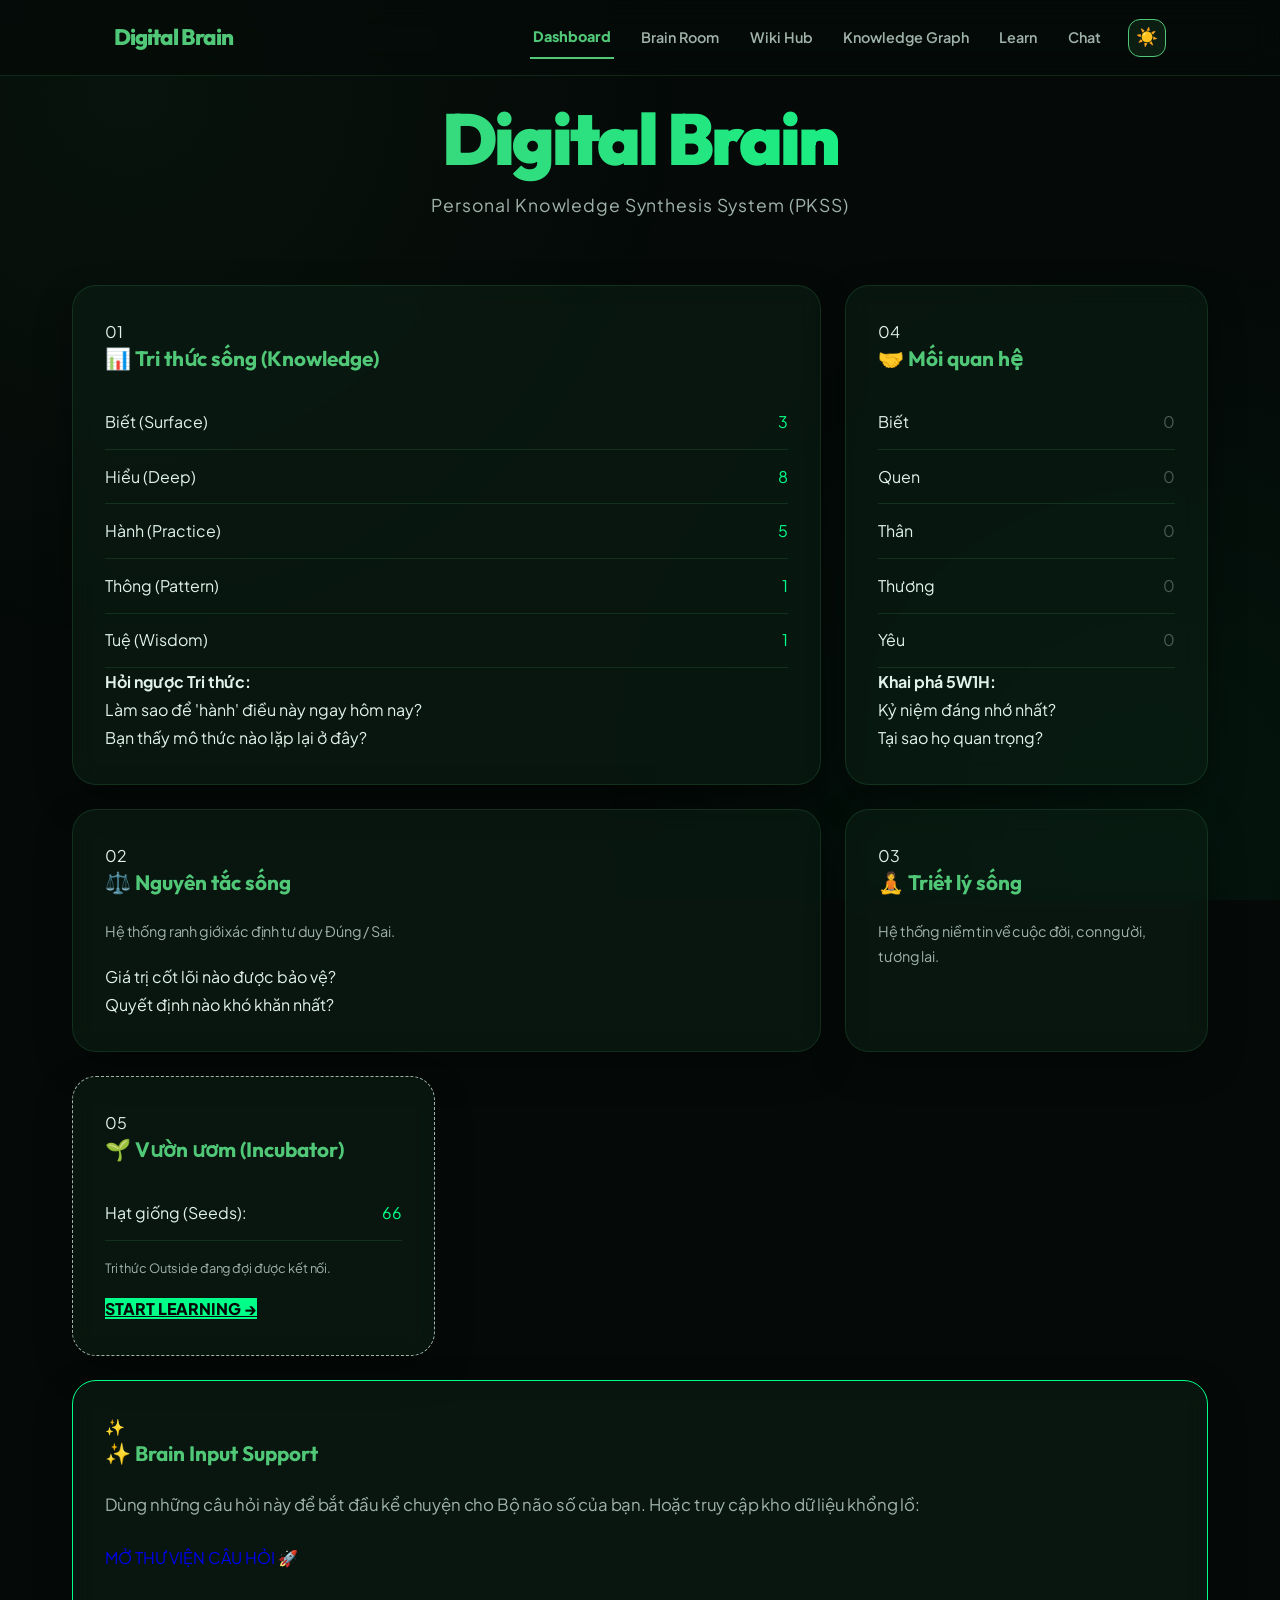
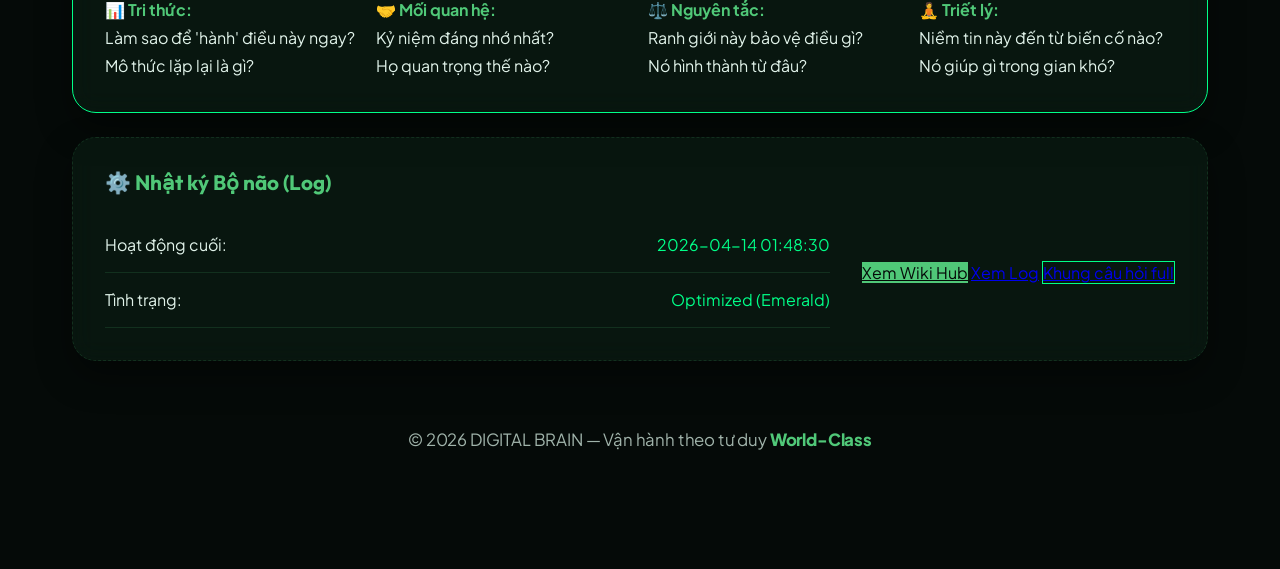
<file: index.html>
<!DOCTYPE html>
<html lang="vi">
<head>
    <meta charset="UTF-8">
    <meta name="viewport" content="width=device-width, initial-scale=1.0">
    <title>Digital Brain | Emerald Intelligence</title>
    <link rel="stylesheet" href="index.css">
    <link href="https://fonts.googleapis.com/css2?family=Be+Vietnam+Pro:wght@400;500;700&family=Plus+Jakarta+Sans:wght@400;500;600;700;800&family=Outfit:wght@400;700;900&display=swap" rel="stylesheet">
    <script src="stats.js"></script>
</head>
<body>
    <div class="background-glow"></div>
    
    <nav class="navbar">
        <div class="nav-container">
            <a href="index.html" class="nav-logo">Digital Brain</a>
            <div class="nav-links">
                <a href="index.html" class="active">Dashboard</a>
                <a href="brain_room.html">Brain Room</a>
                <a href="wiki_hub.html">Wiki Hub</a>
                <a href="graph.html">Knowledge Graph</a>
                <a href="learn.html">Learn</a>
                <a href="chat.html">Chat</a>
                <button id="theme-toggle" class="theme-toggle" title="Chuyển chế độ Sáng/Tối">☀️</button>
            </div>
        </div>
    </nav>

    <main class="container">
        <header class="hero">
            <h1 class="glitch">Digital Brain</h1>
            <p class="subtitle">Personal Knowledge Synthesis System (PKSS)</p>
        </header>

        <section class="dashboard-grid">
            <!-- PILLAR 1: KNOWLEDGE -->
            <div class="card bento-large">
                <span class="pillar-number">01</span>
                <h2>📊 Tri thức sống (Knowledge)</h2>
                <div class="status-list">
                    <div class="status-item"><span class="status-label">Biết (Surface)</span> <span class="status-value" id="k-1">0</span></div>
                    <div class="status-item"><span class="status-label">Hiểu (Deep)</span> <span class="status-value" id="k-2">0</span></div>
                    <div class="status-item"><span class="status-label">Hành (Practice)</span> <span class="status-value" id="k-3">0</span></div>
                    <div class="status-item"><span class="status-label">Thông (Pattern)</span> <span class="status-value" id="k-4">0</span></div>
                    <div class="status-item"><span class="status-label">Tuệ (Wisdom)</span> <span class="status-value" id="k-5">0</span></div>
                </div>
                <div class="onboarding-questions">
                    <strong>Hỏi ngược Tri thức:</strong>
                    <div class="question-chip" title="Click to ask AI this">Làm sao để 'hành' điều này ngay hôm nay?</div>
                    <div class="question-chip" title="Click to ask AI this">Bạn thấy mô thức nào lặp lại ở đây?</div>
                </div>
            </div>

            <!-- PILLAR 4: RELATIONSHIPS -->
            <div class="card bento-medium">
                <span class="pillar-number">04</span>
                <h2>🤝 Mối quan hệ</h2>
                <div class="status-list">
                    <div class="status-item"><span class="status-label">Biết</span> <span class="status-value" id="r-1">0</span></div>
                    <div class="status-item"><span class="status-label">Quen</span> <span class="status-value" id="r-2">0</span></div>
                    <div class="status-item"><span class="status-label">Thân</span> <span class="status-value" id="r-3">0</span></div>
                    <div class="status-item"><span class="status-label">Thương</span> <span class="status-value" id="r-4">0</span></div>
                    <div class="status-item"><span class="status-label">Yêu</span> <span class="status-value" id="r-5">0</span></div>
                </div>
                <div class="onboarding-questions">
                    <strong>Khai phá 5W1H:</strong>
                    <div class="question-chip">Kỷ niệm đáng nhớ nhất?</div>
                    <div class="question-chip">Tại sao họ quan trọng?</div>
                </div>
            </div>

            <!-- PILLAR 2: PRINCIPLES -->
            <div class="card bento-wide">
                <span class="pillar-number">02</span>
                <h2>⚖️ Nguyên tắc sống</h2>
                <p style="color: var(--text-secondary); font-size: 0.9rem;">Hệ thống ranh giới xác định tư duy Đúng / Sai.</p>
                <div class="onboarding-questions">
                    <div class="question-chip">Giá trị cốt lõi nào được bảo vệ?</div>
                    <div class="question-chip">Quyết định nào khó khăn nhất?</div>
                </div>
            </div>

            <!-- PILLAR 3: PHILOSOPHIES -->
            <div class="card">
                <span class="pillar-number">03</span>
                <h2>🧘 Triết lý sống</h2>
                <p style="color: var(--text-secondary); font-size: 0.9rem;">Hệ thống niềm tin về cuộc đời, con người, tương lai.</p>
            </div>

            <!-- PILLAR 5: INCUBATOR (OUTSIDE) -->
            <div class="card" style="border: 1px dashed var(--text-secondary);">
                <span class="pillar-number">05</span>
                <h2>🌱 Vườn ươm (Incubator)</h2>
                <div class="status-list">
                    <div class="status-item"><span class="status-label">Hạt giống (Seeds):</span> <span class="status-value" id="i-count">0</span></div>
                </div>
                <p style="color: var(--text-secondary); font-size: 0.8rem; margin: 1rem 0;">Tri thức Outside đang đợi được kết nối.</p>
                <a href="learn.html" class="question-chip" style="background: var(--accent-color); color: var(--bg-color); width: 100%; text-align: center; margin: 0; font-weight: 800;">START LEARNING →</a>
            </div>

            <!-- MAGIC PROMPTS SECTION -->
            <div class="card bento-wide" style="grid-column: span 3; border: 1px solid var(--accent-color);">
                <span class="pillar-number">✨</span>
                <h2>✨ Brain Input Support</h2>
                <p style="color: var(--text-secondary); margin-bottom: 1.5rem;">Dùng những câu hỏi này để bắt đầu kể chuyện cho Bộ não số của bạn. Hoặc truy cập kho dữ liệu khổng lồ:</p>
                <div style="display: flex; gap: 1rem; margin-bottom: 1.5rem;">
                    <a href="prompts.html" class="btn-magic" style="text-decoration: none; display: inline-block;">MỞ THƯ VIỆN CÂU HỎI 🚀</a>
                </div>
                <div style="display: grid; grid-template-columns: repeat(auto-fit, minmax(250px, 1fr)); gap: 1rem;">
                    <div class="onboarding-questions" style="margin-top: 0; border: none;">
                        <strong style="color: var(--primary-color);">📊 Tri thức:</strong>
                        <div class="question-chip">Làm sao để 'hành' điều này ngay?</div>
                        <div class="question-chip">Mô thức lặp lại là gì?</div>
                    </div>
                    <div class="onboarding-questions" style="margin-top: 0; border: none;">
                        <strong style="color: var(--primary-color);">🤝 Mối quan hệ:</strong>
                        <div class="question-chip">Kỷ niệm đáng nhớ nhất?</div>
                        <div class="question-chip">Họ quan trọng thế nào?</div>
                    </div>
                    <div class="onboarding-questions" style="margin-top: 0; border: none;">
                        <strong style="color: var(--primary-color);">⚖️ Nguyên tắc:</strong>
                        <div class="question-chip">Ranh giới này bảo vệ điều gì?</div>
                        <div class="question-chip">Nó hình thành từ đâu?</div>
                    </div>
                    <div class="onboarding-questions" style="margin-top: 0; border: none;">
                        <strong style="color: var(--primary-color);">🧘 Triết lý:</strong>
                        <div class="question-chip">Niềm tin này đến từ biến cố nào?</div>
                        <div class="question-chip">Nó giúp gì trong gian khó?</div>
                    </div>
                </div>
            </div>

            <!-- LOGS & METRICS -->
            <div class="card" style="border-style: dashed; grid-column: span 3;">
                <h2>⚙️ Nhật ký Bộ não (Log)</h2>
                <div style="display: flex; justify-content: space-between; align-items: center;">
                    <div class="status-list" style="flex: 1;">
                        <div class="status-item"><span class="status-label">Hoạt động cuối:</span> <span class="status-value" id="last-sync-time">Hệ thống khởi tạo</span></div>
                        <div class="status-item"><span class="status-label">Tình trạng:</span> <span class="status-value" style="color: #00ff88;">Optimized (Emerald)</span></div>
                    </div>
                    <div style="margin-left: 2rem;">
                        <a href="wiki_hub.html" class="question-chip" style="background: var(--primary-color); color: var(--bg-color);">Xem Wiki Hub</a>
                        <a href="viewer.html?file=wiki/log.md" class="question-chip">Xem Log</a>
                        <a href="viewer.html?file=wiki/templates/exploration-framework.md" class="question-chip" style="border: 1px solid var(--accent-color);">Khung câu hỏi full</a>
                    </div>
                </div>
            </div>
        </section>

        <footer class="footer">
            <p>&copy; 2026 DIGITAL BRAIN — Vận hành theo tư duy <span>World-Class</span></p>
        </footer>
    </main>

    <!-- Mobile Bottom Navigation -->
    <nav class="mobile-nav">
        <div class="mobile-nav-container">
            <a href="index.html" class="mobile-nav-item active"><span>🏠</span>Dashboard</a>
            <a href="brain_room.html" class="mobile-nav-item"><span>🛠️</span>Room</a>
            <a href="wiki_hub.html" class="mobile-nav-item"><span>📚</span>Wiki</a>
            <a href="chat.html" class="mobile-nav-item"><span>💬</span>Chat</a>
            <a href="learn.html" class="mobile-nav-item"><span>🎓</span>Learn</a>
        </div>
    </nav>

    <script src="theme.js"></script>
    <script>
        // Update stats from BRAIN_STATS (from stats.js)
        if (typeof BRAIN_STATS !== 'undefined') {
            // Knowledge mapping
            document.getElementById('k-1').innerText = BRAIN_STATS.knowledge["1_Biet"];
            document.getElementById('k-2').innerText = BRAIN_STATS.knowledge["2_Hieu"];
            document.getElementById('k-3').innerText = BRAIN_STATS.knowledge["3_Hanh"];
            document.getElementById('k-4').innerText = BRAIN_STATS.knowledge["4_Thong"];
            document.getElementById('k-5').innerText = BRAIN_STATS.knowledge["5_Tue"];

            // Relationship mapping
            document.getElementById('r-1').innerText = BRAIN_STATS.relationships["1_Biet"];
            document.getElementById('r-2').innerText = BRAIN_STATS.relationships["2_Quen"];
            document.getElementById('r-3').innerText = BRAIN_STATS.relationships["3_Than"];
            document.getElementById('r-4').innerText = BRAIN_STATS.relationships["4_Thuong"];
            document.getElementById('r-5').innerText = BRAIN_STATS.relationships["5_Yeu"];

            // Meta mapping
            document.getElementById('last-sync-time').innerText = BRAIN_STATS.last_sync;

            // Incubator mapping
            if (BRAIN_STATS.incubator) {
                document.getElementById('i-count').innerText = BRAIN_STATS.incubator.files.length;
            }
        }

        // Animating the progress (visual opacity)
        document.querySelectorAll('.status-value').forEach((el) => {
            if (el.innerText === '0') {
               el.style.opacity = '0.3';
            } else {
               el.style.opacity = '1';
               el.style.color = 'var(--accent-color)';
            }
        });
    </script>
</body>
</html>
</file>
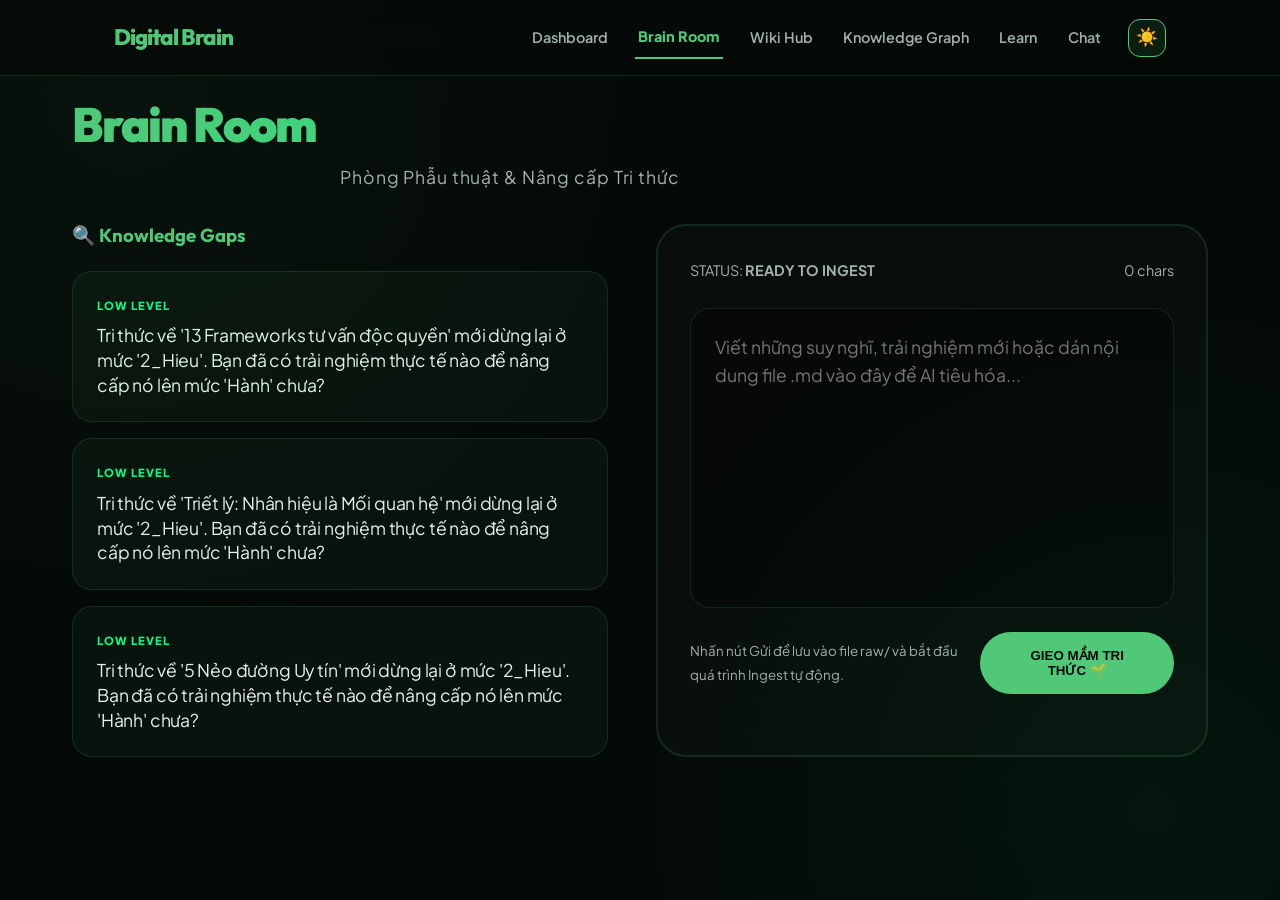
<file: brain_room.html>
<!DOCTYPE html>
<html lang="vi">
<head>
    <meta charset="UTF-8">
    <meta name="viewport" content="width=device-width, initial-scale=1.0">
    <title>Brain Room | Emerald Intelligence</title>
    <link rel="stylesheet" href="index.css">
    <link href="https://fonts.googleapis.com/css2?family=Be+Vietnam+Pro:wght@400;500;700&family=Plus+Jakarta+Sans:wght@400;500;600;700;800&family=Outfit:wght@400;700;900&display=swap" rel="stylesheet">
    <script src="stats.js"></script>
    <script src="inquiry.js"></script>
    <style>
        .room-grid {
            display: grid;
            grid-template-columns: 1fr 1fr;
            gap: 2rem;
            margin-top: 2rem;
        }
        @media (max-width: 768px) {
            .room-grid {
                grid-template-columns: 1fr;
            }
        }
        .inquiry-scroll {
            display: flex;
            flex-direction: column;
            gap: 1rem;
            max-height: 60vh;
            overflow-y: auto;
            padding-right: 1rem;
        }
        .inquiry-card {
            background: rgba(80, 200, 120, 0.05);
            border: 1px solid var(--border-color);
            padding: 1.5rem;
            border-radius: 20px;
            transition: var(--transition);
            cursor: pointer;
            position: relative;
        }
        .inquiry-card:hover {
            border-color: var(--primary-color);
            background: rgba(80, 200, 120, 0.1);
            transform: scale(1.02);
        }
        .inquiry-type {
            font-size: 0.7rem;
            text-transform: uppercase;
            color: var(--accent-color);
            margin-bottom: 0.5rem;
            letter-spacing: 1px;
            font-weight: 800;
        }
        .input-forge {
            background: rgba(255, 255, 255, 0.02);
            border: 2px solid var(--border-color);
            border-radius: 30px;
            padding: 2rem;
            display: flex;
            flex-direction: column;
            gap: 1.5rem;
        }
        #brain-thought {
            background: rgba(0,0,0,0.3);
            border: 1px solid var(--border-color);
            color: var(--text-main);
            padding: 1.5rem;
            border-radius: 20px;
            font-family: inherit;
            font-size: 1.1rem;
            line-height: 1.6;
            resize: none;
            height: 300px;
        }
        #brain-thought:focus {
            outline: none;
            border-color: var(--primary-color);
            box-shadow: 0 0 20px rgba(80, 200, 120, 0.2);
        }
        .forge-status {
            font-size: 0.9rem;
            color: var(--text-secondary);
            display: flex;
            justify-content: space-between;
            align-items: center;
        }
        .btn-ingest {
            background: var(--primary-color);
            color: var(--bg-color);
            border: none;
            padding: 1rem 2rem;
            border-radius: 50px;
            font-weight: 800;
            cursor: pointer;
            transition: var(--transition);
        }
        .btn-ingest:hover {
            transform: translateY(-3px);
            box-shadow: 0 10px 30px rgba(80, 200, 120, 0.4);
        }
    </style>
</head>
<body>
    <div class="background-glow"></div>
    
    <nav class="navbar">
        <div class="nav-container">
            <a href="index.html" class="nav-logo">Digital Brain</a>
            <div class="nav-links">
                <a href="index.html">Dashboard</a>
                <a href="brain_room.html" class="active">Brain Room</a>
                <a href="wiki_hub.html">Wiki Hub</a>
                <a href="graph.html">Knowledge Graph</a>
                <a href="learn.html">Learn</a>
                <a href="chat.html">Chat</a>
                <button id="theme-toggle" class="theme-toggle" title="Chuyển chế độ Sáng/Tối">☀️</button>
            </div>
        </div>
    </nav>

    <main class="container">
        <header class="hero" style="text-align: left; margin-bottom: 2rem;">
            <h1 class="glitch" style="font-size: 3rem;">Brain Room</h1>
            <p class="subtitle">Phòng Phẫu thuật & Nâng cấp Tri thức</p>
        </header>

        <div class="room-grid">
            <!-- CÂU HỎI GỢI MỞ -->
            <section>
                <h3 style="margin-bottom: 1.5rem; color: var(--primary-color);">🔍 Knowledge Gaps</h3>
                <div class="inquiry-scroll" id="inquiry-list">
                    <!-- Cards rendered by JS -->
                </div>
            </section>

            <!-- KHU VỰC NẠP TRI THỨC -->
            <section class="input-forge">
                <div class="forge-status">
                    <span>STATUS: <strong>READY TO INGEST</strong></span>
                    <span id="char-count">0 chars</span>
                </div>
                <textarea id="brain-thought" placeholder="Viết những suy nghĩ, trải nghiệm mới hoặc dán nội dung file .md vào đây để AI tiêu hóa..."></textarea>
                <div style="display: flex; justify-content: space-between; align-items: center;">
                    <small style="color: var(--text-secondary); max-width: 60%;">Nhấn nút Gửi để lưu vào file raw/ và bắt đầu quá trình Ingest tự động.</small>
                    <button class="btn-ingest" onclick="handleIngest()">GIEO MẦM TRI THỨC 🌱</button>
                </div>
            </section>
        </div>
    </main>

    <!-- Mobile Bottom Navigation -->
    <nav class="mobile-nav">
        <div class="mobile-nav-container">
            <a href="index.html" class="mobile-nav-item"><span>🏠</span>Dashboard</a>
            <a href="brain_room.html" class="mobile-nav-item active"><span>🛠️</span>Room</a>
            <a href="wiki_hub.html" class="mobile-nav-item"><span>📚</span>Wiki</a>
            <a href="chat.html" class="mobile-nav-item"><span>💬</span>Chat</a>
            <a href="learn.html" class="mobile-nav-item"><span>🎓</span>Learn</a>
        </div>
    </nav>

    <script src="theme.js"></script>
    <script>
        // Render inquiries from BRAIN_INQUIRIES
        function renderInquiries() {
            const container = document.getElementById('inquiry-list');
            if (typeof BRAIN_INQUIRIES === 'undefined' || BRAIN_INQUIRIES.length === 0) {
                container.innerHTML = '<p class="empty-hint">Bộ não đang ổn định, chưa tìm thấy lỗ hổng nào...</p>';
                return;
            }

            BRAIN_INQUIRIES.forEach(item => {
                const card = document.createElement('div');
                card.className = 'inquiry-card';
                card.onclick = () => {
                    document.getElementById('brain-thought').value = `Phản hồi cho tri thức [[${item.title}]]: \n\n`;
                    document.getElementById('brain-thought').focus();
                };
                card.innerHTML = `
                    <div class="inquiry-type">${item.type.replace('_', ' ')}</div>
                    <p style="margin: 0; font-size: 1.1rem; line-height: 1.4;">${item.question}</p>
                `;
                container.appendChild(card);
            });
        }

        // Handle text input
        document.getElementById('brain-thought').oninput = function() {
            document.getElementById('char-count').innerText = this.value.length + " chars";
        };

        async function handleIngest() {
            const content = document.getElementById('brain-thought').value;
            if (!content.trim()) return alert("Vui lòng nhập nội dung!");
            
            const btn = document.querySelector('.btn-ingest');
            const originalText = btn.innerText;
            btn.innerText = 'AI ĐANG TIÊU HÓA... ⏳';
            btn.disabled = true;

            try {
                const response = await fetch('/ingest', {
                    method: 'POST',
                    headers: { 'Content-Type': 'application/json' },
                    body: JSON.stringify({ content: content })
                });
                
                const result = await response.json();
                
                if (result.success) {
                    btn.innerText = 'ĐÃ LƯU THÀNH CÔNG! ✅';
                    btn.style.background = '#00ff88';
                    btn.style.color = '#000';
                    alert(`Tri thức đã được phân loại là [${result.type.toUpperCase()}] và lưu tại:\n${result.path}`);
                    
                    document.getElementById('brain-thought').value = "";
                    document.getElementById('char-count').innerText = "0 chars";
                    
                    setTimeout(() => {
                        btn.innerText = originalText;
                        btn.style.background = '';
                        btn.style.color = '';
                        btn.disabled = false;
                    }, 3000);
                } else {
                    throw new Error(result.message);
                }
            } catch (error) {
                console.error("Ingest failed:", error);
                alert(`Lỗi: ${error.message}\nĐảm bảo Brain Engine đang chạy (python3 brain_server.py).`);
                btn.innerText = 'THỬ LẠI';
                btn.disabled = false;
            }
        }

        renderInquiries();
    </script>
</body>
</html>
</file>
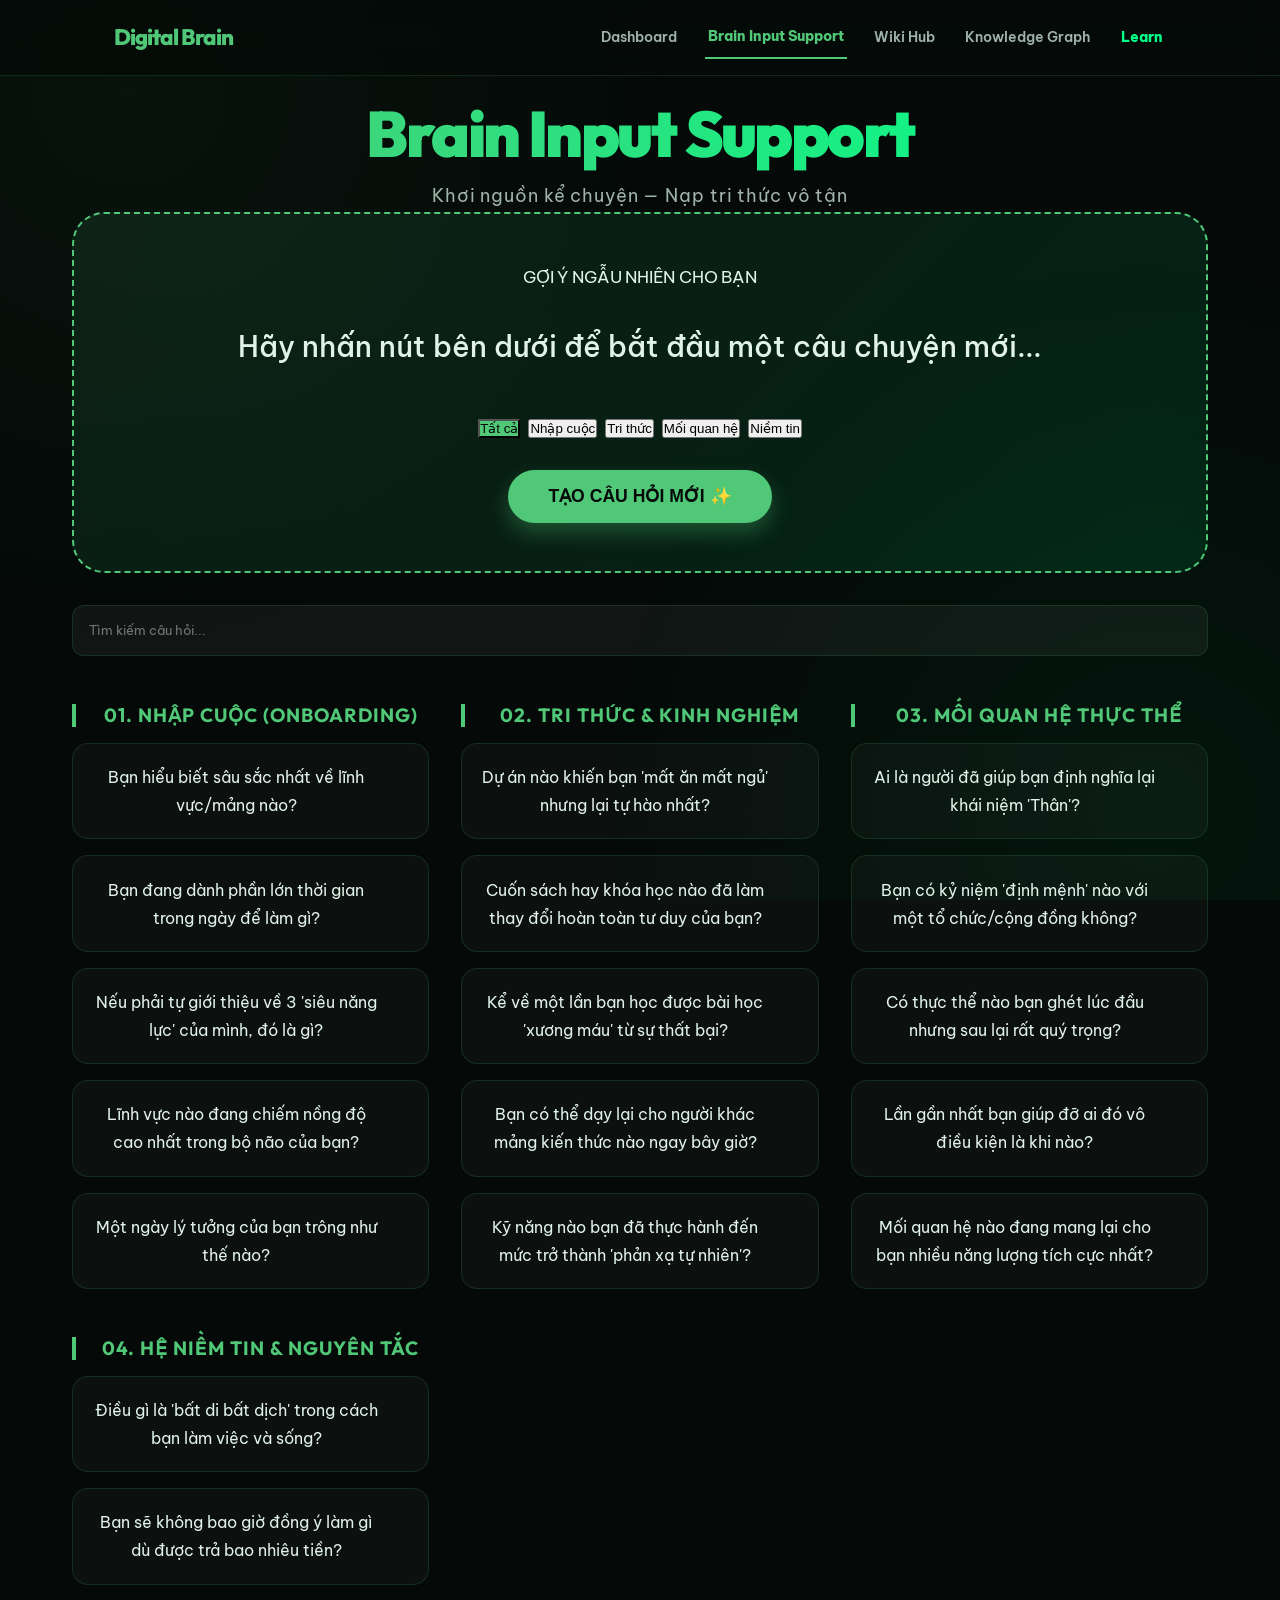
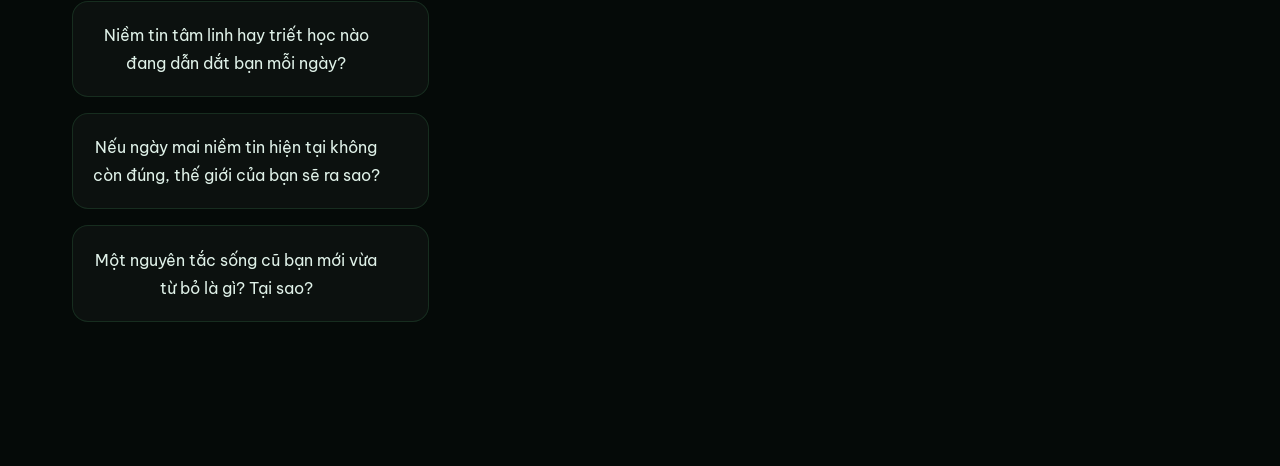
<file: prompts.html>
<!DOCTYPE html>
<html lang="vi">

<head>
    <meta charset="UTF-8">
    <meta name="viewport" content="width=device-width, initial-scale=1.0">
    <title>Brain Input Support | Emerald Intelligence</title>
    <link rel="stylesheet" href="index.css">
    <link
        href="https://fonts.googleapis.com/css2?family=Be+Vietnam+Pro:wght@300;400;600;800&family=Outfit:wght@300;500;700;900&display=swap"
        rel="stylesheet">
    <style>
        .questions-container {
            display: grid;
            grid-template-columns: repeat(auto-fit, minmax(350px, 1fr));
            gap: 2rem;
            margin-top: 3rem;
        }

        .random-box {
            grid-column: 1 / -1;
            background: linear-gradient(135deg, rgba(80, 200, 120, 0.1) 0%, rgba(0, 255, 136, 0.1) 100%);
            border: 2px dashed var(--primary-color);
            padding: 3rem;
            text-align: center;
            border-radius: 32px;
            margin-bottom: 2rem;
            position: relative;
            overflow: hidden;
            animation: borderPulse 3s infinite;
        }

        @keyframes borderPulse {
            0% {
                border-color: var(--primary-color);
            }

            50% {
                border-color: var(--accent-color);
            }

            100% {
                border-color: var(--primary-color);
            }
        }

        .random-text {
            font-size: 1.8rem;
            font-weight: 500;
            color: var(--text-main);
            margin-bottom: 2rem;
            min-height: 80px;
            display: flex;
            align-items: center;
            justify-content: center;
        }

        .btn-magic {
            background: var(--primary-color);
            color: var(--bg-color);
            border: none;
            padding: 1rem 2.5rem;
            border-radius: 50px;
            font-size: 1.1rem;
            font-weight: 700;
            cursor: pointer;
            transition: var(--transition);
            box-shadow: 0 10px 20px rgba(80, 200, 120, 0.3);
        }

        .btn-magic:hover {
            transform: scale(1.05);
            box-shadow: 0 15px 30px rgba(80, 200, 120, 0.5);
            background: var(--accent-color);
        }

        .category-title {
            font-size: 1.2rem;
            color: var(--primary-color);
            margin-bottom: 1rem;
            border-left: 4px solid var(--primary-color);
            padding-left: 1rem;
            text-transform: uppercase;
            letter-spacing: 1px;
        }

        .prompt-item {
            background: rgba(255, 255, 255, 0.03);
            border: 1px solid var(--border-color);
            padding: 1.2rem;
            border-radius: 16px;
            margin-bottom: 1rem;
            cursor: pointer;
            transition: var(--transition);
            display: flex;
            justify-content: space-between;
            align-items: center;
        }

        .prompt-item:hover {
            background: rgba(80, 200, 120, 0.1);
            border-color: var(--primary-color);
            transform: translateX(5px);
        }

        .copy-hint {
            font-size: 0.7rem;
            color: var(--text-secondary);
            opacity: 0;
            transition: var(--transition);
        }

        .prompt-item:hover .copy-hint {
            opacity: 1;
        }
    </style>
</head>

<body>
    <div class="background-glow"></div>

    <nav class="navbar">
        <div class="nav-container">
            <a href="index.html" class="nav-logo">Digital Brain</a>
            <div class="nav-links">
                <a href="index.html">Dashboard</a>
                <a href="prompts.html" class="active">Brain Input Support</a>
                <a href="wiki_hub.html">Wiki Hub</a>
                <a href="graph.html">Knowledge Graph</a>
                <a href="learn.html" style="color: var(--accent-color); font-weight: 800;">Learn</a>
            </div>
        </div>
    </nav>

    <main class="container">
        <header class="hero">
            <h1 class="glitch" style="font-size: 4rem;">Brain Input Support</h1>
            <p class="subtitle">Khơi nguồn kể chuyện — Nạp tri thức vô tận</p>
           <section class="random-box">
            <p class="status-label" style="text-transform: uppercase; margin-bottom: 1rem;">Gợi ý ngẫu nhiên cho bạn</p>
            <div class="random-text" id="random-prompt">Hãy nhấn nút bên dưới để bắt đầu một câu chuyện mới...</div>
            
            <div style="margin-bottom: 2rem; display: flex; justify-content: center; gap: 0.5rem; flex-wrap: wrap;">
                <button class="question-chip" onclick="setFilter('all')" id="filter-all" style="background: var(--primary-color); color: var(--bg-color);">Tất cả</button>
                <button class="question-chip" onclick="setFilter('onboarding')">Nhập cuộc</button>
                <button class="question-chip" onclick="setFilter('knowledge')">Tri thức</button>
                <button class="question-chip" onclick="setFilter('relationships')">Mối quan hệ</button>
                <button class="question-chip" onclick="setFilter('principles')">Niềm tin</button>
            </div>

            <button class="btn-magic" onclick="generateRandom()">TẠO CÂU HỎI MỚI ✨</button>
        </section>

        <div style="margin-bottom: 2rem;">
            <input type="text" id="search-input" placeholder="Tìm kiếm câu hỏi..." style="width: 100%; padding: 1rem; border-radius: 12px; background: rgba(255,255,255,0.05); border: 1px solid var(--border-color); color: var(--text-main); font-family: inherit;" onkeyup="filterList()">
        </div>

        <div class="questions-container" id="questions-list">
            <!-- Questions rendered by JS -->
        </div>

    </main>

    <script>
        const allPrompts = [
            { category: "onboarding", text: "Bạn hiểu biết sâu sắc nhất về lĩnh vực/mảng nào?" },
            { category: "onboarding", text: "Bạn đang dành phần lớn thời gian trong ngày để làm gì?" },
            { category: "onboarding", text: "Nếu phải tự giới thiệu về 3 'siêu năng lực' của mình, đó là gì?" },
            { category: "onboarding", text: "Lĩnh vực nào đang chiếm nồng độ cao nhất trong bộ não của bạn?" },
            { category: "onboarding", text: "Một ngày lý tưởng của bạn trông như thế nào?" },
            { category: "onboarding", text: "Điều gì giúp bạn kiếm tiền, và điều gì giúp bạn cảm thấy sống có ý nghĩa?" },
            { category: "knowledge", text: "Dự án nào khiến bạn 'mất ăn mất ngủ' nhưng lại tự hào nhất?" },
            { category: "knowledge", text: "Cuốn sách hay khóa học nào đã làm thay đổi hoàn toàn tư duy của bạn?" },
            { category: "knowledge", text: "Kể về một lần bạn học được bài học 'xương máu' từ sự thất bại?" },
            { category: "knowledge", text: "Bạn có thể dạy lại cho người khác mảng kiến thức nào ngay bây giờ?" },
            { category: "knowledge", text: "Kỹ năng nào bạn đã thực hành đến mức trở thành 'phản xạ tự nhiên'?" },
            { category: "knowledge", text: "Tư duy nào bạn ước mình biết sớm hơn 10 năm?" },
            { category: "relationships", text: "Ai là người đã giúp bạn định nghĩa lại khái niệm 'Thân'?" },
            { category: "relationships", text: "Bạn có kỷ niệm 'định mệnh' nào với một tổ chức/cộng đồng không?" },
            { category: "relationships", text: "Có thực thể nào bạn ghét lúc đầu nhưng sau lại rất quý trọng?" },
            { category: "relationships", text: "Lần gần nhất bạn giúp đỡ ai đó vô điều kiện là khi nào?" },
            { category: "relationships", text: "Mối quan hệ nào đang mang lại cho bạn nhiều năng lượng tích cực nhất?" },
            { category: "relationships", text: "Một hành động tử tế của người lạ mà bạn không bao giờ quên?" },
            { category: "principles", text: "Điều gì là 'bất di bất dịch' trong cách bạn làm việc và sống?" },
            { category: "principles", text: "Bạn sẽ không bao giờ đồng ý làm gì dù được trả bao nhiêu tiền?" },
            { category: "principles", text: "Niềm tin tâm linh hay triết học nào đang dẫn dắt bạn mỗi ngày?" },
            { category: "principles", text: "Nếu ngày mai niềm tin hiện tại không còn đúng, thế giới của bạn sẽ ra sao?" },
            { category: "principles", text: "Một nguyên tắc sống cũ bạn mới vừa từ bỏ là gì? Tại sao?" },
            { category: "knowledge", text: "Hôm nay bạn đã học được điều gì khiến bạn phải 'Wow'?" },
            { category: "onboarding", text: "Mô tả trạng thái 'Dòng chảy' (Flow) khi bạn đang làm việc?" },
            { category: "onboarding", text: "Nếu có một nguồn lực vô hạn, dự án tiếp theo của bạn là gì?" },
            { category: "onboarding", text: "Khoảng khoắc nào trong quá khứ bạn cảm thấy mình thực sự 'sống'?" },
            { category: "onboarding", text: "Làm thế nào bạn biết mình đang làm đúng việc?" },
            { category: "onboarding", text: "Sai lầm lặp đi lặp lại nhiều nhất của bạn là gì?" },
            { category: "onboarding", text: "Bạn thường nói 'không' với điều gì nhất?" },
            { category: "onboarding", text: "Điều gì khiến bạn cảm thấy tự tin nhất về bản thân?" },
            { category: "knowledge", text: "Tư duy nào bạn ước mình biết sớm hơn 10 năm?" },
            { category: "knowledge", text: "Nếu phải bắt đầu lại từ con số 0, bạn sẽ làm gì đầu tiên?" },
            { category: "relationships", text: "Ai là người bạn cảm thấy mang nợ tri thức nhiều nhất?" },
            { category: "knowledge", text: "Hành động nhỏ nào bạn làm mỗi ngày mang lại kết quả lớn nhất?" },
            { category: "onboarding", text: "Bạn định nghĩa thế nào là một ngày thành công?" },
            { category: "onboarding", text: "Nỗi sợ lớn nhất đang ngăn cản bạn tiến về phía trước là gì?" },
            { category: "onboarding", text: "Lần cuối cùng bạn làm điều gì đó lần đầu tiên là khi nào?" },
            { category: "onboarding", text: "Bạn muốn được nhớ đến vì điều gì nhất (Di sản)?" },
            { category: "relationships", text: "Mối quan hệ nào khiến bạn phải học cách kiên nhẫn nhất?" },
            { category: "relationships", text: "Điều gì ở con người khiến bạn cảm thấy thú vị nhất?" },
            { category: "principles", text: "Bạn tin vào điều gì mà hầu hết mọi người xung quanh đều không tin?" },
            { category: "principles", text: "Nếu có thể trò chuyện với phiên bản 80 tuổi của chính mình, bạn sẽ hỏi gì?" },
            { category: "knowledge", text: "Môn học nào ở trường bạn thấy vô dụng nhất nhưng thực tế lại hữu ích?" },
            { category: "knowledge", text: "Làm thế nào bạn giữ được sự tập trung giữa một thế giới đầy xao lãng?" },
            { category: "onboarding", text: "Điều gì khiến bạn cảm thấy mình đang già đi?" },
            { category: "onboarding", text: "Điều gì khiến bạn cảm thấy mình vẫn còn rất trẻ?" },
            { category: "knowledge", text: "Kể về một lần bạn chọn con đường khó khăn thay vì con đường dễ dàng?" },
            { category: "principles", text: "Bạn thường phản ứng thế nào khi ý kiến của mình bị phản bác?" },
            { category: "onboarding", text: "Một thói quen xấu bạn đã chiến thắng thành công là gì?" },
            { category: "onboarding", text: "Điều gì khiến bạn cảm thấy mình có ích cho xã hội nhất?" },
            { category: "onboarding", text: "Bạn thích làm việc một mình hay làm việc theo nhóm? Tại sao?" },
            { category: "onboarding", text: "Nếu phải viết một cuốn sách, chủ đề đó sẽ là gì?" },
            { category: "onboarding", text: "Làm thế nào bạn xử lý những dòng cảm giác tiêu cực?" },
            { category: "onboarding", text: "Điều gì khiến bạn cảm thấy biết ơn nhất vào lúc này?" },
            { category: "onboarding", text: "Bạn thường tìm kiếm sự cảm hứng ở đâu?" },
            { category: "onboarding", text: "Một bí mật nhỏ về cách bạn tổ chức cuộc sống là gì?" },
            { category: "onboarding", text: "Bạn định nghĩa thế nào là sự tự do?" },
            { category: "onboarding", text: "Ai là hình mẫu lý tưởng (Role Model) của bạn trong công việc?" },
            { category: "onboarding", text: "Điều gì bạn từng cho là đúng nhưng giờ nhận ra là sai hoàn toàn?" },
            { category: "onboarding", text: "Bạn làm gì để nạp lại năng lượng sau một ngày mệt mỏi?" },
            { category: "onboarding", text: "Sức mạnh lớn nhất của sự im lặng đối với bạn là gì?" },
            { category: "relationships", text: "Bạn thường chú ý điều gì đầu tiên khi gặp một người mới?" },
            { category: "onboarding", text: "Một kỷ niệm từ thơ ấu vẫn còn ảnh hưởng đến bạn đến tận bây giờ?" },
            { category: "knowledge", text: "Bạn thích quá trình làm việc hay kết quả cuối cùng hơn?" },
            { category: "onboarding", text: "Nếu có thể thay đổi một quy luật vật lý, bạn sẽ thay đổi điều gì?" },
            { category: "onboarding", text: "Làm thế nào bạn phân biệt được trực giác và nỗi sợ hãi?" },
            { category: "relationships", text: "Điều gì khiến bạn cảm thấy mình đang thực sự được lắng nghe?" },
            { category: "principles", text: "Bạn có tin vào định mệnh hay tự mình tạo ra vận mệnh?" },
            { category: "knowledge", text: "Một công nghệ mới nào bạn đang kỳ vọng nhất?" },
            { category: "onboarding", text: "Bạn thường dành bao nhiêu thời gian cho việc suy ngẫm (Reflect)?" },
            { category: "onboarding", text: "Điều gì khiến bạn cảm thấy mình là một người can đảm?" },
            { category: "onboarding", text: "Kể về một món đồ bạn sở hữu có giá trị tinh thần lớn nhất?" },
            { category: "knowledge", text: "Làm thế nào bạn biết mình đã đủ 'hiểu' một kỹ năng?" },
            { category: "knowledge", text: "Một lời khuyên tệ nhất bạn từng nhận được là gì?" },
            { category: "onboarding", text: "Bạn xử lý thế nào với cảm giác bị tụt hậu (FOMO)?" },
            { category: "knowledge", text: "Điều gì khiến bạn cảm thấy một công việc là đáng giá?" },
            { category: "onboarding", text: "Bạn nghĩ gì về sự cô đơn?" },
            { category: "relationships", text: "Làm thế nào bạn xây dựng lòng tin với một người lạ?" },
            { category: "onboarding", text: "Một câu hỏi bạn luôn tự hỏi chính mình mỗi ngày là gì?" },
            { category: "relationships", text: "Bạn cảm thấy mình thuộc về cộng đồng nào nhất?" },
            { category: "onboarding", text: "Điều gì khiến bạn cảm thấy mình có sức sáng tạo nhất?" },
            { category: "onboarding", text: "Bạn thường ưu tiên Logic hay Cảm xúc khi ra quyết định quan trọng?" },
            { category: "onboarding", text: "Một bài học từ thiên nhiên mà bạn đã áp dụng vào cuộc sống?" },
            { category: "onboarding", text: "Làm thế nào bạn biết mình đã thay đổi sau 1 năm?" },
            { category: "onboarding", text: "Điều gì khiến bạn cảm thấy mình là một người đáng tin cậy?" },
            { category: "knowledge", text: "Có khái niệm nào bạn thấy rất khó để giải thích cho người khác không?" },
            { category: "relationships", text: "Bạn định nghĩa thế nào là một mối quan hệ chất lượng?" },
            { category: "onboarding", text: "Một nỗi lo lắng vô lý nhất mà bạn từng có là gì?" },
            { category: "onboarding", text: "Nếu được quay lại một thời điểm trong quá khứ, bạn sẽ chọn lúc nào?" },
            { category: "onboarding", text: "Bạn nghĩ gì về sự cân bằng giữa công việc và cuộc sống (Work-life balance)?" },
            { category: "onboarding", text: "Điều gì khiến bạn cảm thấy hạnh phúc nhất một cách đơn giản nhất?" },
            { category: "knowledge", text: "Bạn có phong cách làm việc như thế nào (Sáng sớm, đêm khuya, hay theo cảm hứng)?" },
            { category: "onboarding", text: "Một điều gì đó nhỏ nhặt nhưng lại khiến bạn cực kỳ khó chịu?" },
            { category: "onboarding", text: "Bạn thường đối phó với sự thay đổi đột ngột như thế nào?" },
            { category: "principles", text: "Ý nghĩa thực sự của việc 'Sống trọn vẹn' đối với bạn là gì?" },
            { category: "knowledge", text: "Bạn có tin vào tình yêu từ cái nhìn đầu tiên đối với một ý tưởng không?" },
            { category: "knowledge", text: "Làm thế nào bạn giữ được sự tò mò trong suốt những năm qua?" },
            { category: "onboarding", text: "Điều gì khiến bạn cảm thấy mình đang làm chủ cuộc đời mình?" },
            { category: "onboarding", text: "Bạn thường làm gì khi đối mặt với sự trì hoãn?" },
            { category: "relationships", text: "Một hành động tử tế của người lạ mà bạn không bao giờ quên?" },
            { category: "onboarding", text: "Bạn cảm thấy mình còn 'thiếu' điều gì nhất vào lúc này?" },
            { category: "onboarding", text: "Nếu cuộc đời là một bộ phim, thể loại đó sẽ là gì?" },
            { category: "onboarding", text: "Điều gì khiến bạn cảm thấy mình là một người hạnh phúc?" },
            { category: "knowledge", text: "Bạn có bí mật nào về cách ghi nhớ thông tin không?" },
            { category: "onboarding", text: "Làm thế nào bạn biết mình đã tìm thấy mục tiêu thực sự của mình?" }
        ];

        let currentFilter = 'all';

        function setFilter(category) {
            currentFilter = category;
            
            // Update UI buttons
            document.querySelectorAll('.question-chip').forEach(btn => {
                btn.style.background = 'rgba(80, 200, 120, 0.1)';
                btn.style.color = 'var(--primary-color)';
            });
            const activeBtn = document.getElementById('filter-' + category);
            if (activeBtn) {
                activeBtn.style.background = 'var(--primary-color)';
                activeBtn.style.color = 'var(--bg-color)';
            }

            filterList();
        }

        function generateRandom() {
            const el = document.getElementById('random-prompt');
            el.style.opacity = '0';
            setTimeout(() => {
                const filtered = currentFilter === 'all' 
                    ? allPrompts 
                    : allPrompts.filter(p => p.category === currentFilter);
                
                const random = filtered[Math.floor(Math.random() * filtered.length)].text;
                el.innerText = random;
                el.style.opacity = '1';
                el.style.animation = 'fadeInDown 0.5s ease-out';
            }, 300);
        }

        function filterList() {
            const searchTerm = document.getElementById('search-input').value.toLowerCase();
            const container = document.getElementById('questions-list');
            container.innerHTML = '';

            const filtered = allPrompts.filter(p => {
                const matchesFilter = currentFilter === 'all' || p.category === currentFilter;
                const matchesSearch = p.text.toLowerCase().includes(searchTerm);
                return matchesFilter && matchesSearch;
            });

            // Group by category to maintain structure
            const categories = {
                onboarding: "01. Nhập cuộc (Onboarding)",
                knowledge: "02. Tri thức & Kinh nghiệm",
                relationships: "03. Mối quan hệ thực thể",
                principles: "04. Hệ niềm tin & Nguyên tắc"
            };

            for (const [key, title] of Object.entries(categories)) {
                const items = filtered.filter(p => p.category === key).slice(0, 5);
                if (items.length > 0) {
                    const section = document.createElement('div');
                    section.innerHTML = `<h3 class="category-title">${title}</h3>`;
                    items.forEach(p => {
                        const item = document.createElement('div');
                        item.className = 'prompt-item';
                        item.onclick = function() { copyToClipboard(this); };
                        item.innerHTML = `<span>${p.text}</span> <span class="copy-hint">Copy</span>`;
                        section.appendChild(item);
                    });
                    container.appendChild(section);
                }
            }
        }

        function copyToClipboard(el) {
            const text = el.querySelector('span').innerText;
            navigator.clipboard.writeText(text).then(() => {
                const originalColor = el.style.borderColor;
                const originalBg = el.style.background;
                el.style.borderColor = "#00ff88";
                el.style.background = "rgba(0, 255, 136, 0.1)";
                const hint = el.querySelector('.copy-hint');
                hint.innerText = "Copied!";
                hint.style.opacity = "1";
                setTimeout(() => {
                    el.style.borderColor = originalColor;
                    el.style.background = originalBg;
                    hint.innerText = "Copy";
                }, 2000);
            });
        }

        // Initial render
        filterList();
    </script>
</body>
</html>
</file>
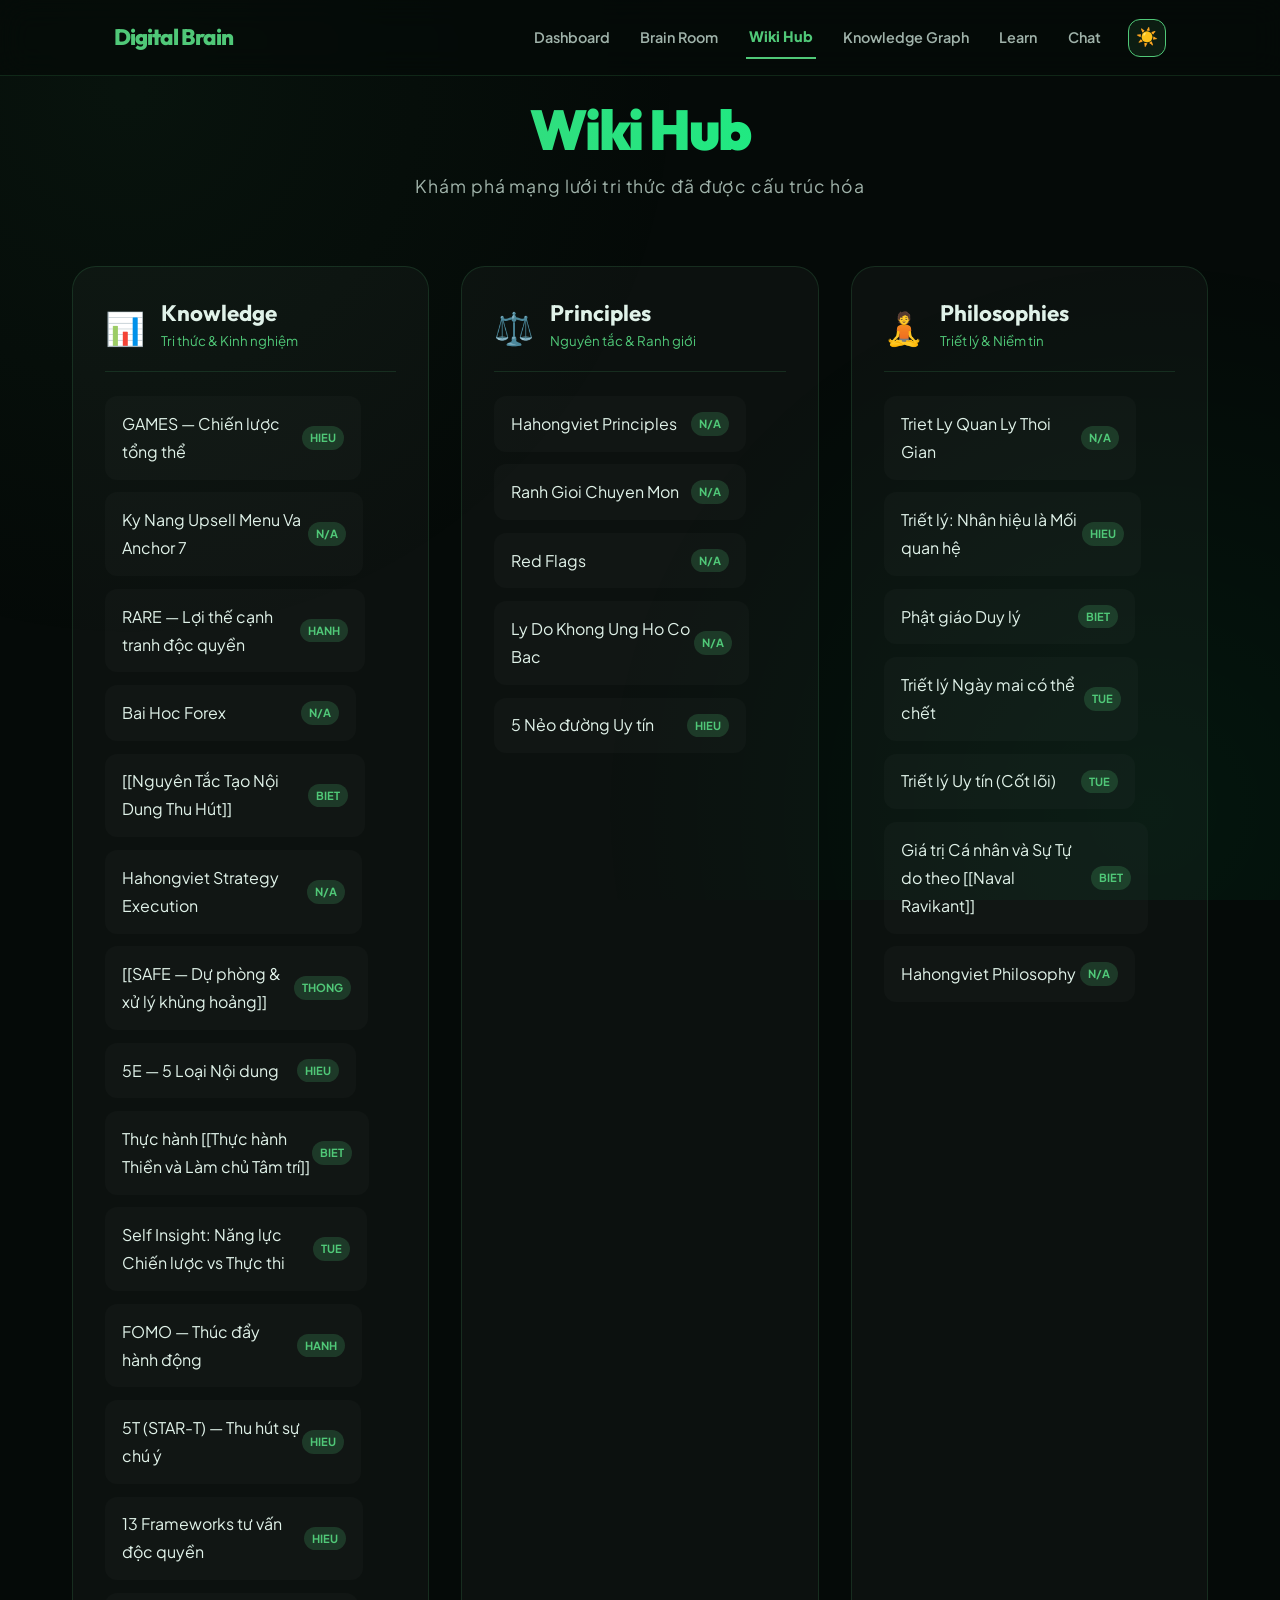
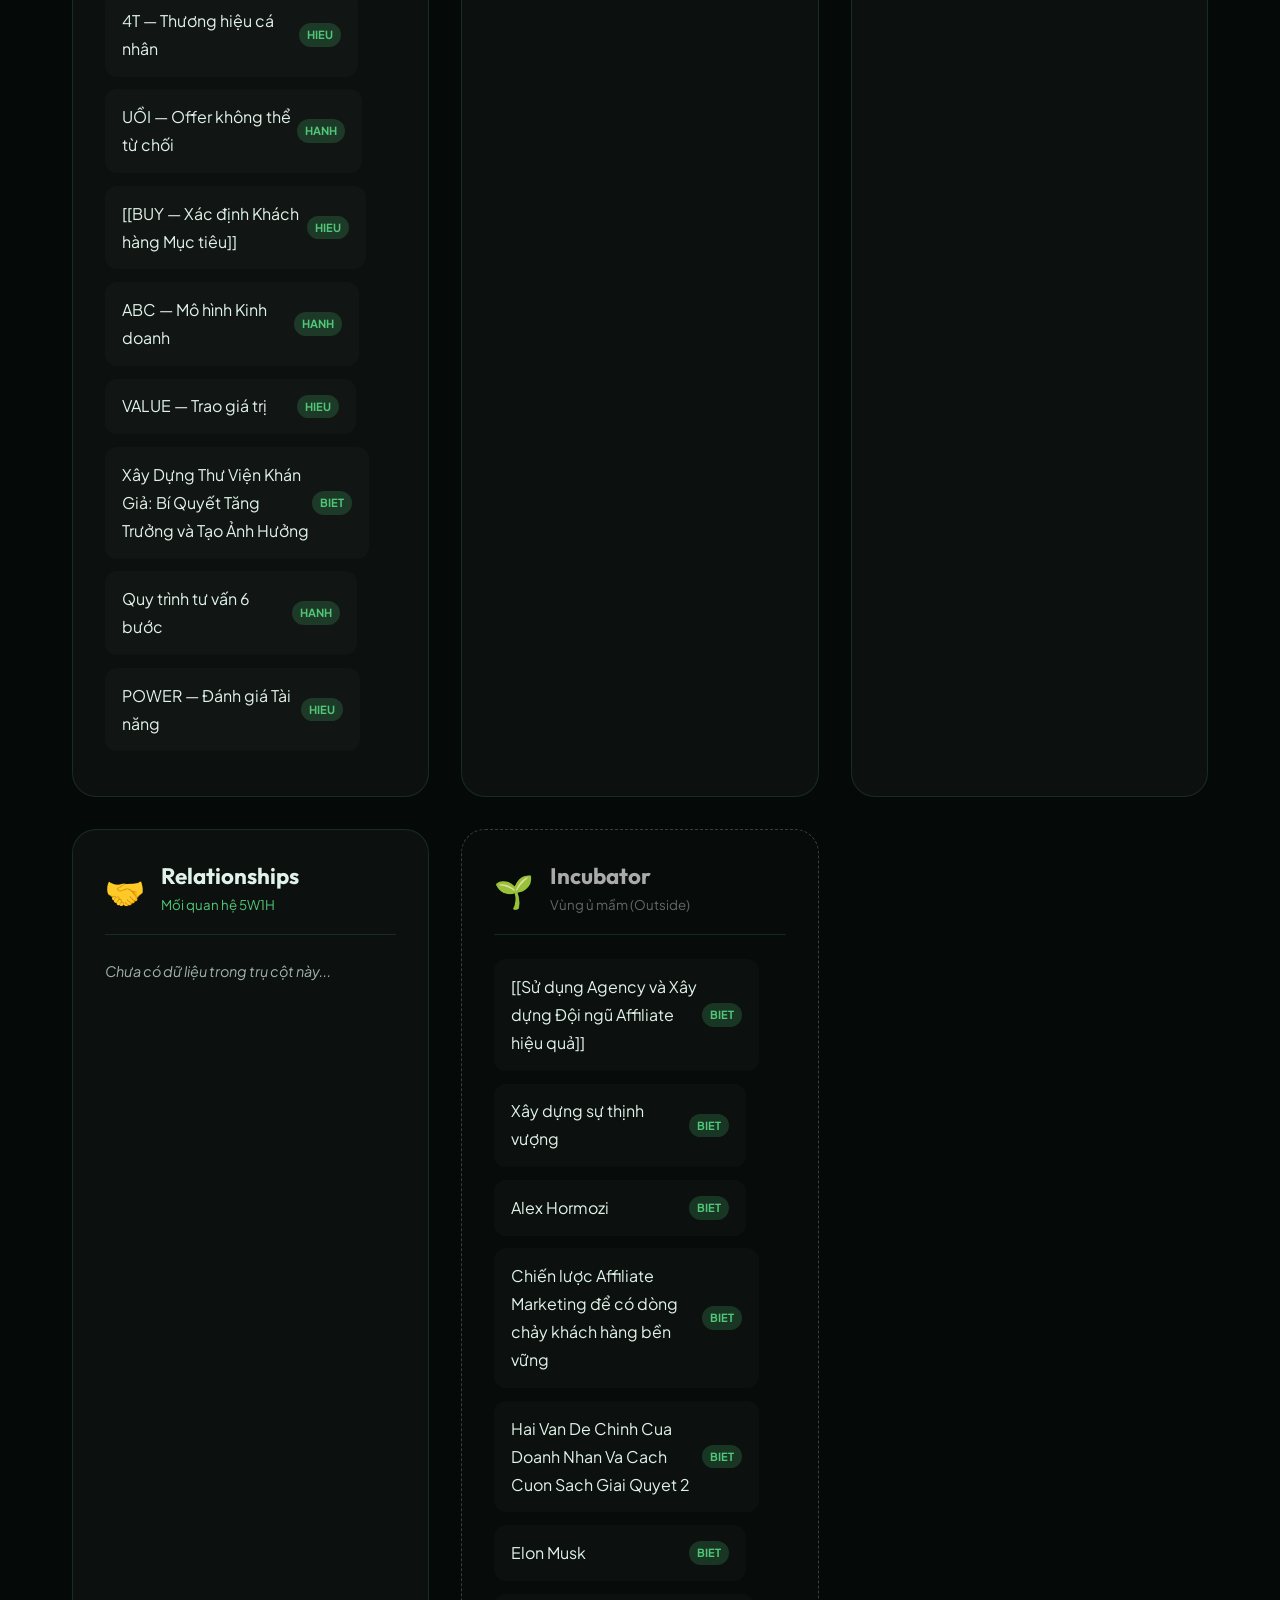
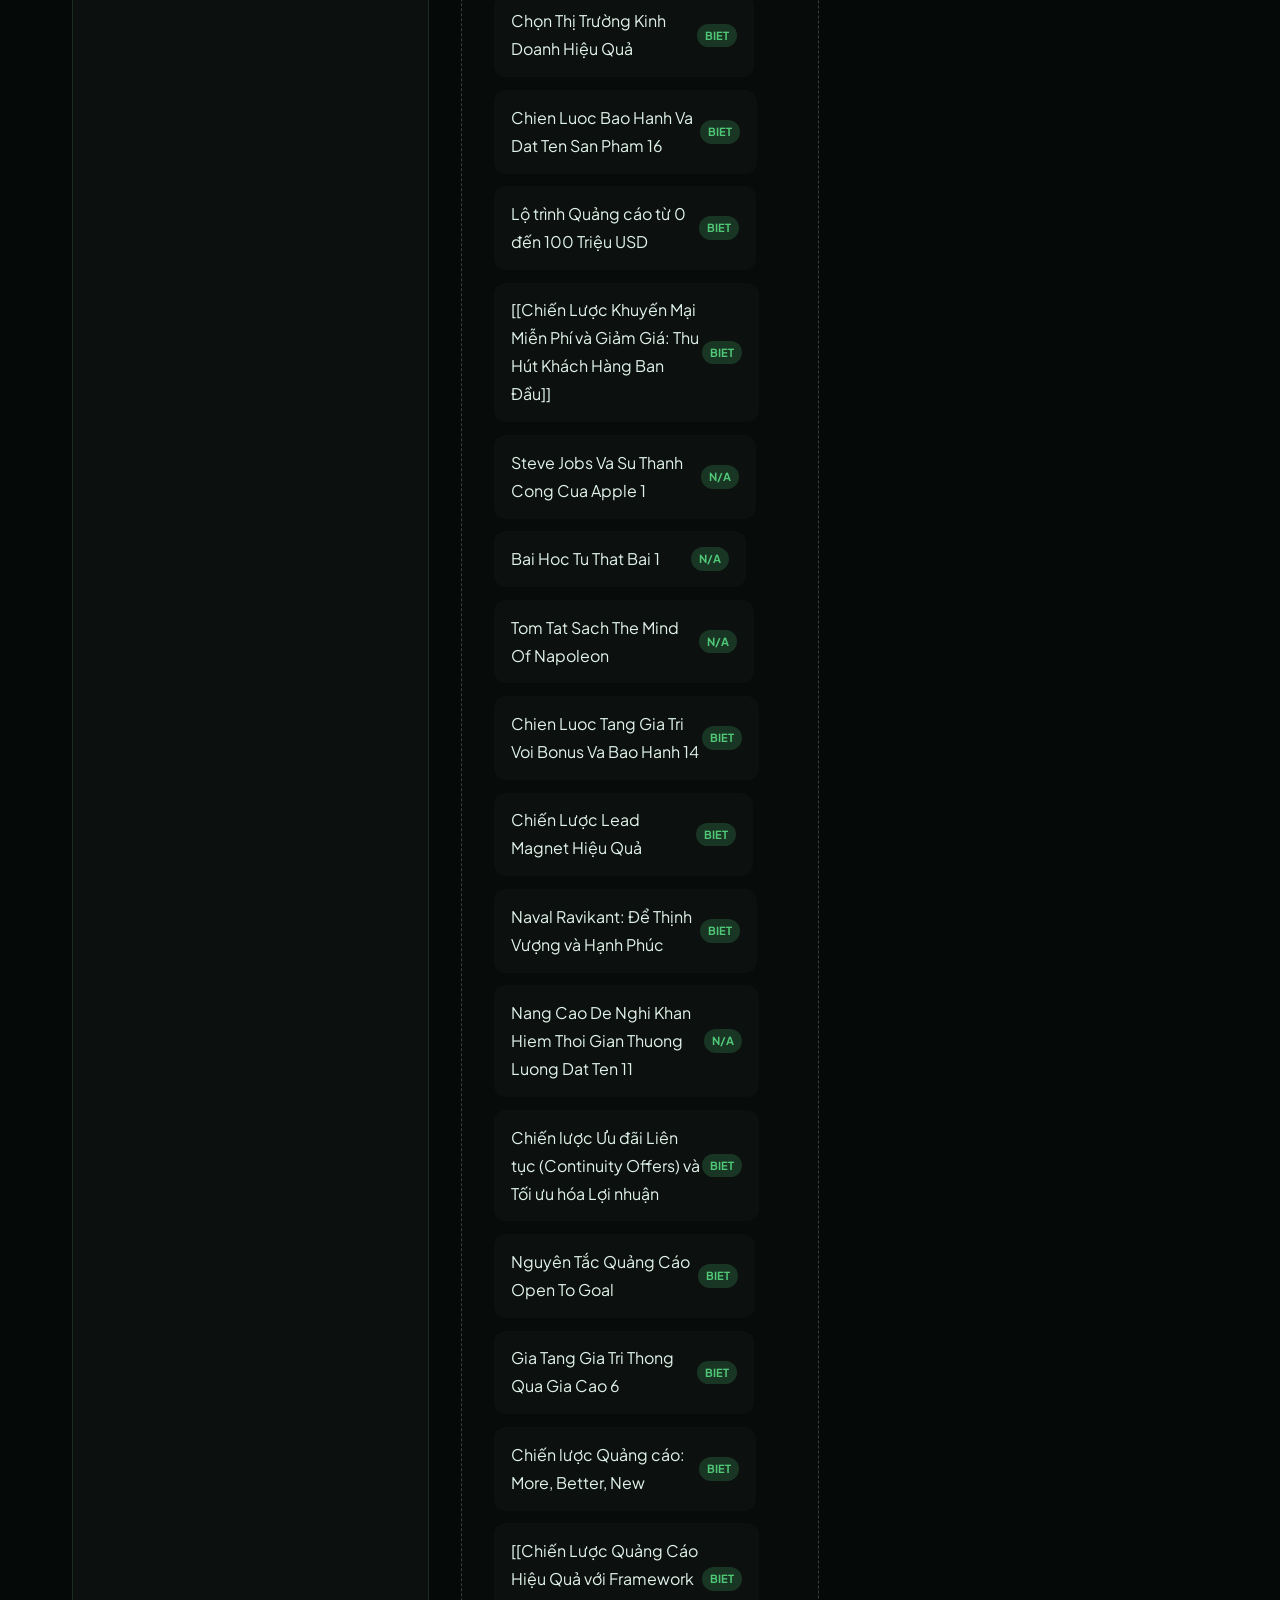
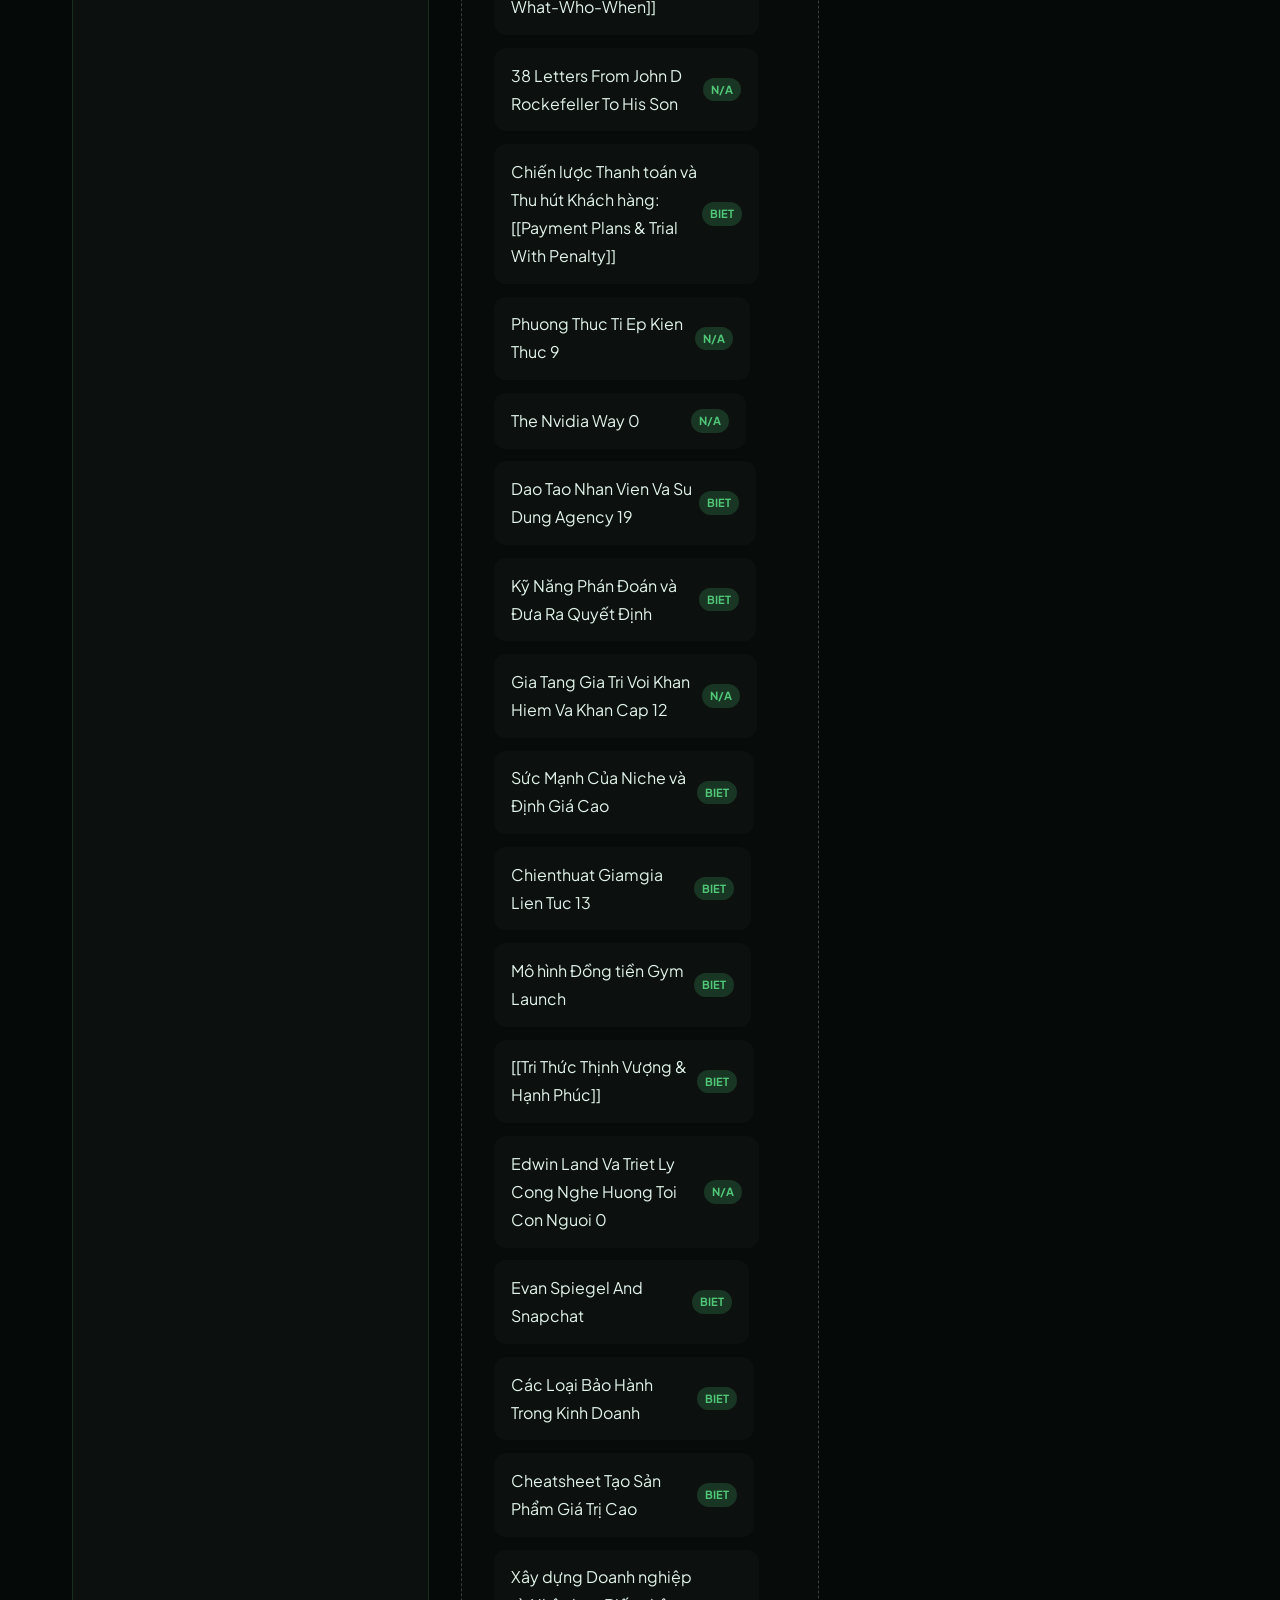
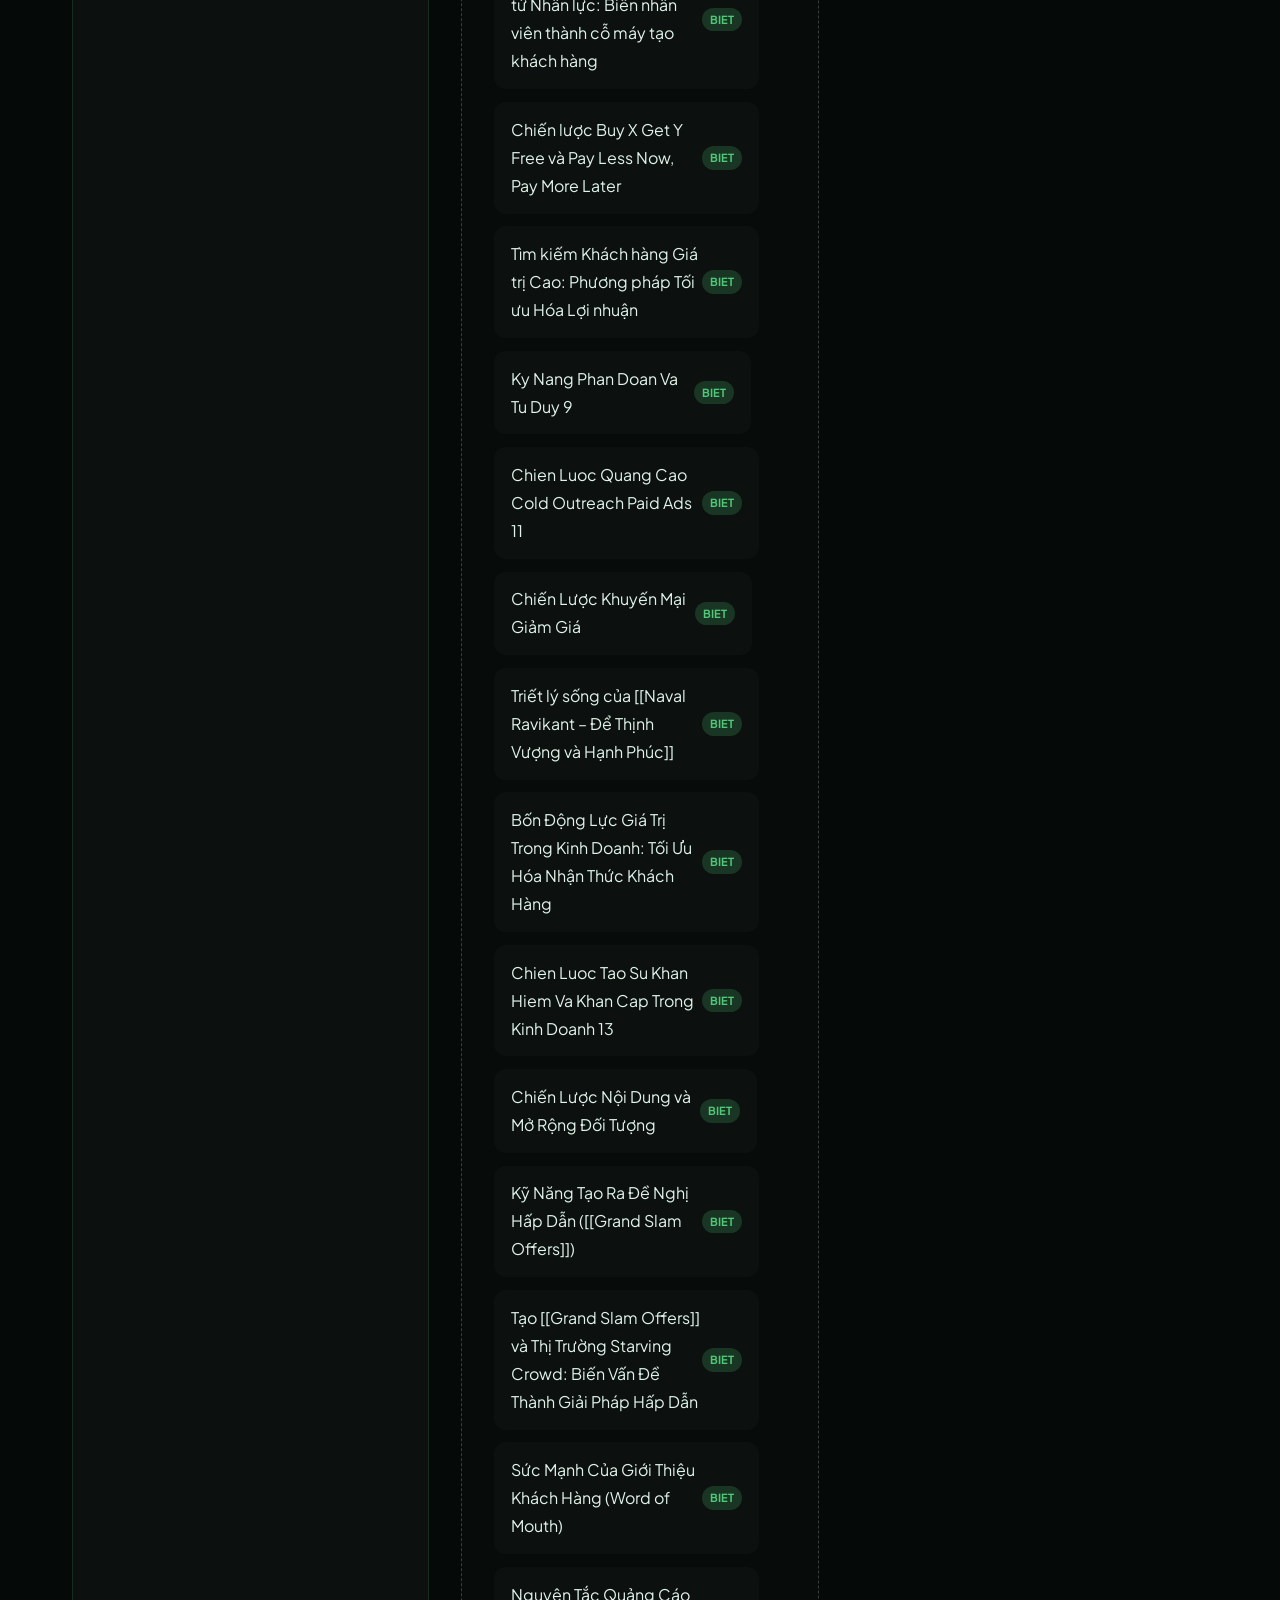
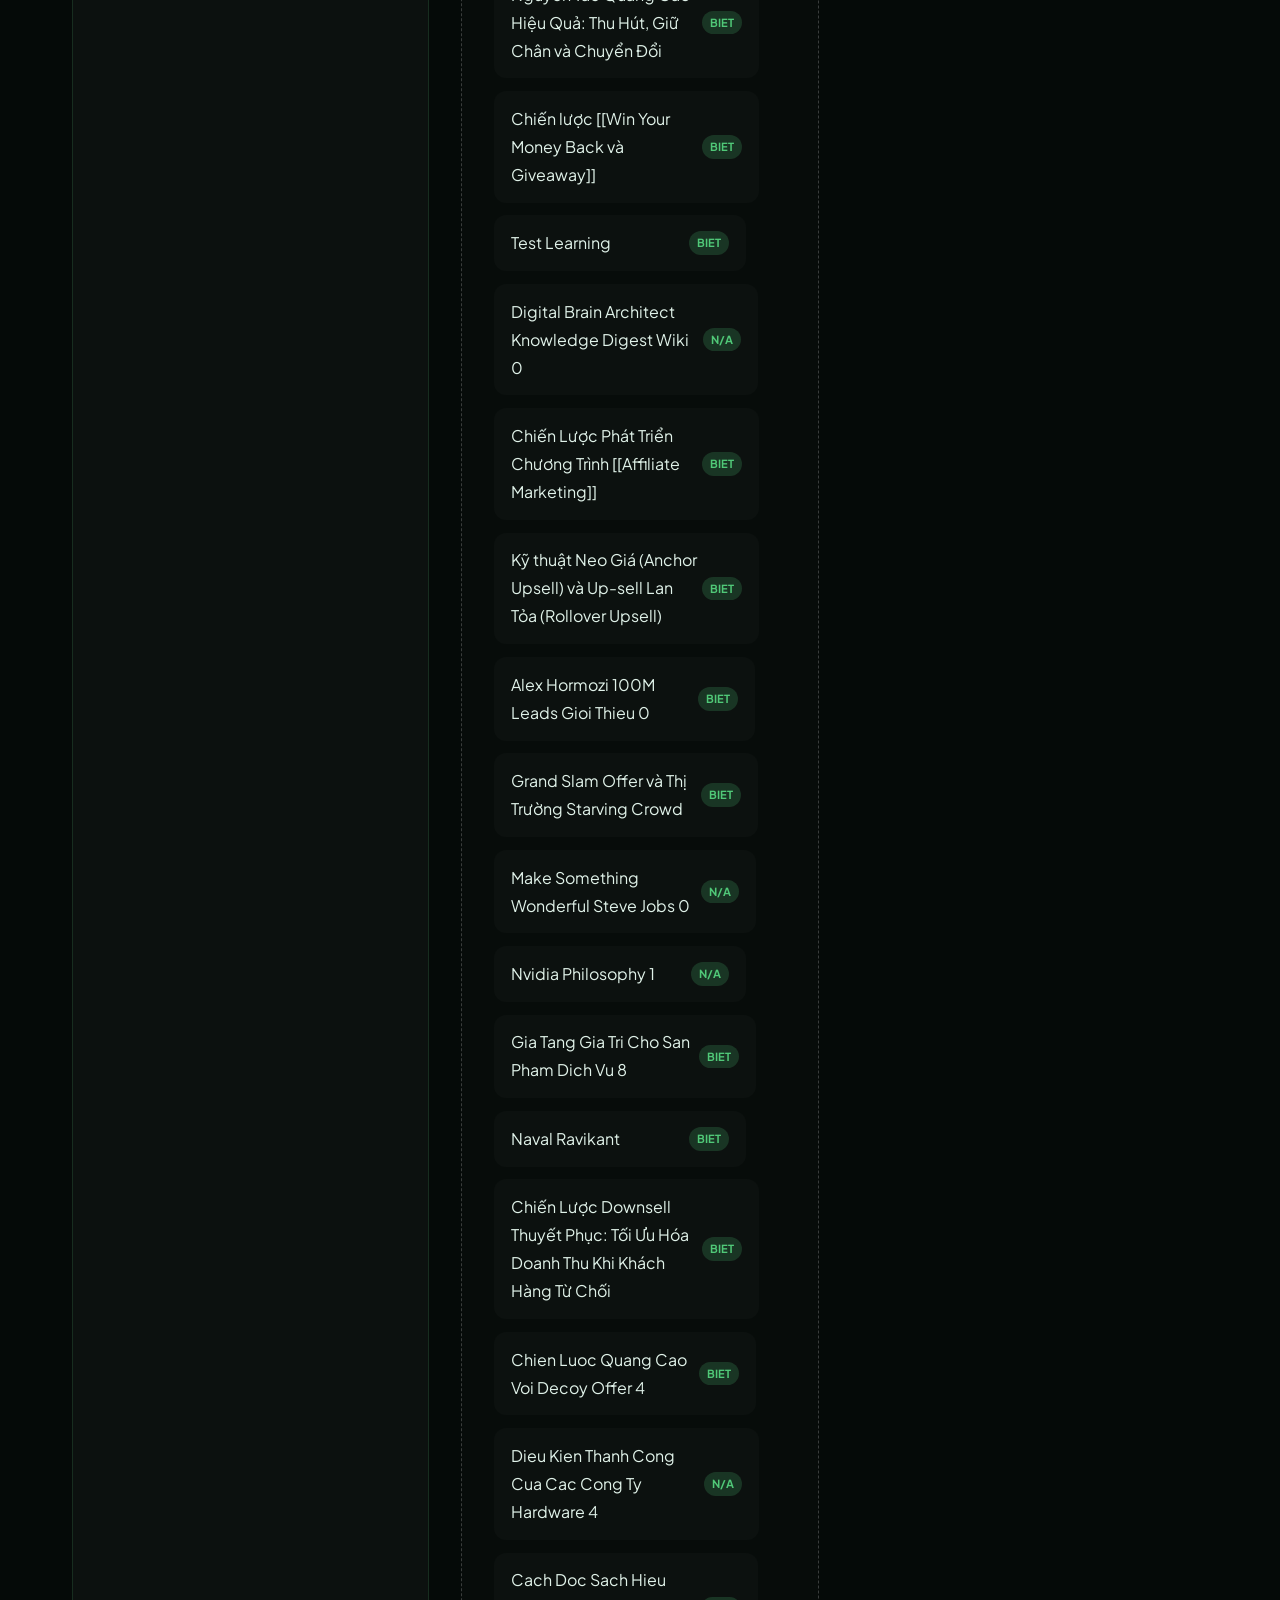
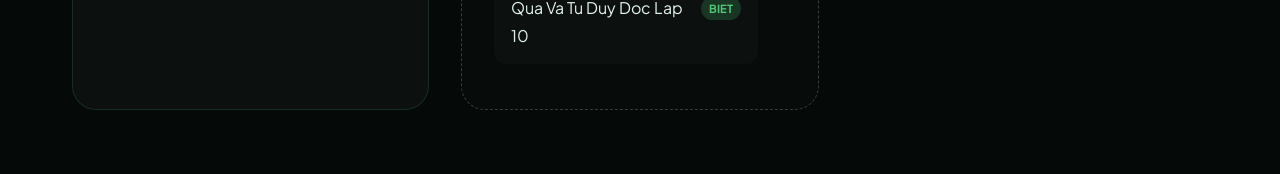
<file: wiki_hub.html>
<!DOCTYPE html>
<html lang="vi">
<head>
    <meta charset="UTF-8">
    <meta name="viewport" content="width=device-width, initial-scale=1.0">
    <title>Wiki Hub | Digital Brain</title>
    <link rel="stylesheet" href="index.css">
    <link href="https://fonts.googleapis.com/css2?family=Be+Vietnam+Pro:wght@400;500;700&family=Plus+Jakarta+Sans:wght@400;500;600;700;800&family=Outfit:wght@400;700;900&display=swap" rel="stylesheet">
    <script src="stats.js"></script>
    <style>
        .wiki-grid {
            display: grid;
            grid-template-columns: repeat(auto-fit, minmax(300px, 1fr));
            gap: 2rem;
            margin-top: 2rem;
        }
        .pillar-card {
            background: rgba(255, 255, 255, 0.03);
            border: 1px solid var(--border-color);
            border-radius: 24px;
            padding: 2rem;
            transition: var(--transition);
            display: flex;
            flex-direction: column;
        }
        .pillar-card:hover {
            border-color: var(--primary-color);
            transform: translateY(-5px);
            background: rgba(80, 200, 120, 0.05);
        }
        .pillar-header {
            display: flex;
            align-items: center;
            gap: 1rem;
            margin-bottom: 1.5rem;
            border-bottom: 1px solid var(--border-color);
            padding-bottom: 1rem;
        }
        .pillar-icon {
            font-size: 2rem;
        }
        .file-list {
            list-style: none;
            padding: 0;
            margin: 0;
            flex-grow: 1;
        }
        .file-item {
            margin-bottom: 0.8rem;
        }
        .file-link {
            display: flex;
            justify-content: space-between;
            align-items: center;
            padding: 0.8rem 1rem;
            background: rgba(255, 255, 255, 0.02);
            border: 1px solid transparent;
            border-radius: 12px;
            text-decoration: none;
            color: var(--text-main);
            transition: var(--transition);
        }
        .file-link:hover {
            background: var(--primary-color);
            color: var(--bg-color);
            transform: translateX(5px);
        }
        .file-level {
            font-size: 0.7rem;
            padding: 2px 8px;
            border-radius: 20px;
            background: rgba(80, 200, 120, 0.2);
            color: var(--primary-color);
            text-transform: uppercase;
            font-weight: 700;
        }
        .file-link:hover .file-level {
            background: rgba(0, 0, 0, 0.2);
            color: white;
        }
        .empty-hint {
            color: var(--text-secondary);
            font-style: italic;
            font-size: 0.9rem;
        }
        .item-wrapper {
            display: flex;
            gap: 0.5rem;
            align-items: center;
        }
        .trash-btn {
            background: rgba(255, 60, 60, 0.1);
            border: 1px solid rgba(255, 60, 60, 0.2);
            color: #ff8888;
            width: 32px;
            height: 32px;
            border-radius: 8px;
            display: flex;
            align-items: center;
            justify-content: center;
            cursor: pointer;
            transition: var(--transition);
            opacity: 0;
        }
        .file-item:hover .trash-btn {
            opacity: 1;
        }
        .trash-btn:hover {
            background: #ff4444;
            color: white;
            transform: scale(1.1);
        }
    </style>
</head>
<body>
    <div class="background-glow"></div>
    
    <nav class="navbar">
        <div class="nav-container">
            <a href="index.html" class="nav-logo">Digital Brain</a>
            <div class="nav-links">
                <a href="index.html">Dashboard</a>
                <a href="brain_room.html">Brain Room</a>
                <a href="wiki_hub.html" class="active">Wiki Hub</a>
                <a href="graph.html">Knowledge Graph</a>
                <a href="learn.html">Learn</a>
                <a href="chat.html">Chat</a>
                <button id="theme-toggle" class="theme-toggle" title="Chuyển chế độ Sáng/Tối">☀️</button>
            </div>
        </div>
    </nav>

    <main class="container">
        <header class="hero">
            <h1 class="glitch" style="font-size: 3.5rem;">Wiki Hub</h1>
            <p class="subtitle">Khám phá mạng lưới tri thức đã được cấu trúc hóa</p>
        </header>

        <div class="wiki-grid" id="wiki-explorer">
            <!-- PILLAR: KNOWLEDGE -->
            <div class="pillar-card">
                <div class="pillar-header">
                    <span class="pillar-icon">📊</span>
                    <div>
                        <h2 style="margin:0; font-size: 1.4rem;">Knowledge</h2>
                        <small style="color: var(--primary-color)">Tri thức & Kinh nghiệm</small>
                    </div>
                </div>
                <ul class="file-list" id="list-knowledge"></ul>
            </div>

            <!-- PILLAR: PRINCIPLES -->
            <div class="pillar-card">
                <div class="pillar-header">
                    <span class="pillar-icon">⚖️</span>
                    <div>
                        <h2 style="margin:0; font-size: 1.4rem;">Principles</h2>
                        <small style="color: var(--primary-color)">Nguyên tắc & Ranh giới</small>
                    </div>
                </div>
                <ul class="file-list" id="list-principles"></ul>
            </div>

            <!-- PILLAR: PHILOSOPHIES -->
            <div class="pillar-card">
                <div class="pillar-header">
                    <span class="pillar-icon">🧘</span>
                    <div>
                        <h2 style="margin:0; font-size: 1.4rem;">Philosophies</h2>
                        <small style="color: var(--primary-color)">Triết lý & Niềm tin</small>
                    </div>
                </div>
                <ul class="file-list" id="list-philosophies"></ul>
            </div>

            <!-- PILLAR: RELATIONSHIPS -->
            <div class="pillar-card">
                <div class="pillar-header">
                    <span class="pillar-icon">🤝</span>
                    <div>
                        <h2 style="margin:0; font-size: 1.4rem;">Relationships</h2>
                        <small style="color: var(--primary-color)">Mối quan hệ 5W1H</small>
                    </div>
                </div>
                <ul class="file-list" id="list-relationships"></ul>
            </div>

            <!-- PILLAR: INCUBATOR -->
            <div class="pillar-card" style="border-style: dashed; border-color: rgba(255,255,255,0.2); background: rgba(255,255,255,0.01)">
                <div class="pillar-header">
                    <span class="pillar-icon">🌱</span>
                    <div>
                        <h2 style="margin:0; font-size: 1.4rem; color: #AAAAAA;">Incubator</h2>
                        <small style="color: #666666">Vùng ủ mầm (Outside)</small>
                    </div>
                </div>
                <ul class="file-list" id="list-incubator"></ul>
            </div>
        </div>
    </main>

    <!-- Mobile Bottom Navigation -->
    <nav class="mobile-nav">
        <div class="mobile-nav-container">
            <a href="index.html" class="mobile-nav-item"><span>🏠</span>Dashboard</a>
            <a href="brain_room.html" class="mobile-nav-item"><span>🛠️</span>Room</a>
            <a href="wiki_hub.html" class="mobile-nav-item active"><span>📚</span>Wiki</a>
            <a href="chat.html" class="mobile-nav-item"><span>💬</span>Chat</a>
            <a href="learn.html" class="mobile-nav-item"><span>🎓</span>Learn</a>
        </div>
    </nav>

    <script src="theme.js"></script>
    <script>
        function renderFiles(pillarKey, elementId) {
            const container = document.getElementById(elementId);
            const files = BRAIN_STATS[pillarKey].files;

            if (!files || files.length === 0) {
                container.innerHTML = '<li class="empty-hint">Chưa có dữ liệu trong trụ cột này...</li>';
                return;
            }

            files.forEach(file => {
                const li = document.createElement('li');
                li.className = 'file-item';
                
                // Format level label (e.g. 3_Hanh -> HÀNH)
                const levelLabel = file.level ? file.level.split('_')[1] || file.level : 'N/A';

                li.innerHTML = `
                    <div class="item-wrapper">
                        <a href="viewer.html?file=${file.path}" target="_blank" class="file-link" style="flex-grow: 1;">
                            <span>${file.title}</span>
                            <span class="file-level">${levelLabel}</span>
                        </a>
                        <button class="trash-btn" onclick="moveToTrash('${file.path}', this)" title="Bỏ vào thùng rác">🗑️</button>
                    </div>
                `;
                container.appendChild(li);
            });
        }

        if (typeof BRAIN_STATS !== 'undefined') {
            renderFiles('knowledge', 'list-knowledge');
            renderFiles('principles', 'list-principles');
            renderFiles('philosophies', 'list-philosophies');
            renderFiles('relationships', 'list-relationships');
            renderFiles('incubator', 'list-incubator');
        }

        async function moveToTrash(filePath, btn) {
            if (!confirm('Bạn có chắc chắn muốn bỏ file này vào thùng rác?')) return;

            try {
                const response = await fetch('/trash', {
                    method: 'POST',
                    headers: { 'Content-Type': 'application/json' },
                    body: JSON.stringify({ file_path: filePath })
                });

                const result = await response.json();
                if (result.success) {
                    const item = btn.closest('.file-item');
                    item.style.opacity = '0';
                    item.style.transform = 'translateX(20px)';
                    setTimeout(() => item.remove(), 400);
                } else {
                    alert('Lỗi: ' + result.message);
                }
            } catch (err) {
                alert('Lỗi kết nối server: ' + err.message);
            }
        }
    </script>
</body>
</html>
</file>
<file: index.css>
:root {
  /* Dark Theme (Default) */
  --bg-color: #050a08;
  --primary-color: #50C878; /* Emerald Green */
  --primary-glow: rgba(80, 200, 120, 0.4);
  --secondary-color: #2e8b57;
  --accent-color: #00ff88;
  --text-main: #e0f2e9;
  --text-secondary: #a0b3aa;
  --card-bg: rgba(10, 31, 20, 0.6);
  --border-color: rgba(80, 200, 120, 0.15);
  --navbar-bg: rgba(5, 10, 8, 0.7);
  --transition: all 0.4s cubic-bezier(0.165, 0.84, 0.44, 1);
  --shadow: 0 15px 35px rgba(0, 0, 0, 0.4);
  --container-padding: 6rem 2rem 4rem 2rem;
  --input-height: 54px;
}

body.light-mode {
  --bg-color: #f8fafc; /* Soft White */
  --text-main: #1e293b; /* Dark Slate */
  --text-secondary: #64748b;
  --card-bg: rgba(255, 255, 255, 0.9);
  --border-color: rgba(80, 200, 120, 0.3);
  --navbar-bg: rgba(248, 250, 252, 0.8);
  --shadow: 0 10px 25px rgba(80, 200, 120, 0.1);
  --primary-glow: rgba(80, 200, 120, 0.15);
}

* {
  margin: 0;
  padding: 0;
  box-sizing: border-box;
}

body {
  font-family: 'Plus Jakarta Sans', 'Be Vietnam Pro', sans-serif;
  background-color: var(--bg-color);
  color: var(--text-main);
  line-height: 1.75;
  overflow-x: hidden;
  min-height: 100vh;
  transition: background-color 0.5s ease, color 0.5s ease;
}

h1, h2, h3 {
  font-family: 'Outfit', sans-serif;
  line-height: 1.2;
}

p {
  font-size: clamp(0.95rem, 2vw, 1.05rem);
  letter-spacing: -0.01em;
  margin-bottom: 1.2rem;
}

/* Navbar Styles */
.navbar {
  position: fixed;
  top: 0;
  width: 100%;
  padding: 1rem 0;
  background: var(--navbar-bg);
  backdrop-filter: blur(15px);
  -webkit-backdrop-filter: blur(15px);
  z-index: 1000;
  border-bottom: 1px solid var(--border-color);
}

.nav-container {
  max-width: 1100px;
  margin: 0 auto;
  display: flex;
  justify-content: space-between;
  align-items: center;
  padding: 0 1.5rem;
}

.nav-logo {
  font-size: 1.4rem;
  font-weight: 800;
  color: var(--primary-color);
  text-decoration: none;
  font-family: 'Outfit', sans-serif;
  letter-spacing: -1px;
}

.nav-links {
  display: flex;
  gap: 1.5rem;
  align-items: center;
}

.nav-links a {
  text-decoration: none;
  color: var(--text-secondary);
  font-size: 0.9rem;
  font-weight: 600;
  transition: var(--transition);
  padding: 0.5rem 0.2rem;
}

.nav-links a.active {
  color: var(--primary-color) !important;
  font-weight: 800 !important;
  border-bottom: 2px solid var(--primary-color);
}

/* Mobile Navigation (Bottom Bar) */
.mobile-nav {
  display: none;
  position: fixed;
  bottom: 0;
  left: 0;
  width: 100%;
  background: var(--navbar-bg);
  backdrop-filter: blur(25px);
  -webkit-backdrop-filter: blur(25px);
  border-top: 1px solid var(--border-color);
  z-index: 2000;
  padding: 0.8rem 0;
  padding-bottom: calc(0.8rem + env(safe-area-inset-bottom));
}

.mobile-nav-container {
  display: flex;
  justify-content: space-around;
  align-items: center;
}

.mobile-nav-item {
  display: flex;
  flex-direction: column;
  align-items: center;
  text-decoration: none;
  color: var(--text-secondary);
  font-size: 0.75rem;
  font-weight: 600;
  gap: 6px;
}

.mobile-nav-item span { font-size: 1.3rem; }

.mobile-nav-item.active {
  color: var(--primary-color);
}

/* Theme Toggle Button */
.theme-toggle {
  background: rgba(80, 200, 120, 0.1);
  border: 1px solid var(--primary-color);
  color: var(--primary-color);
  width: 38px;
  height: 38px;
  border-radius: 12px;
  cursor: pointer;
  display: flex;
  align-items: center;
  justify-content: center;
  font-size: 1.1rem;
  transition: var(--transition);
}

.theme-toggle:hover {
  background: var(--primary-color);
  color: white;
  transform: rotate(20deg);
}

/* Background Animation */
.background-glow {
  position: fixed;
  top: 0;
  left: 0;
  width: 100%;
  height: 100%;
  background: 
    radial-gradient(circle at 10% 10%, rgba(80, 200, 120, 0.05) 0%, transparent 40%),
    radial-gradient(circle at 90% 90%, rgba(0, 255, 136, 0.05) 0%, transparent 40%);
  pointer-events: none;
  z-index: -1;
}

.container {
  max-width: 1200px;
  margin: 0 auto;
  padding: var(--container-padding);
}

/* Hero Section */
.hero {
  text-align: center;
  margin-bottom: clamp(2rem, 8vw, 4rem);
  animation: fadeInDown 1s ease-out;
}

.glitch {
  font-size: clamp(2.5rem, 10vw, 4.5rem);
  font-weight: 900;
  letter-spacing: -0.04em;
  background: linear-gradient(to right, var(--primary-color), var(--accent-color));
  -webkit-background-clip: text;
  -webkit-text-fill-color: transparent;
  margin-bottom: 0.5rem;
}

.subtitle {
  font-size: clamp(0.9rem, 3vw, 1.1rem);
  color: var(--text-secondary);
  font-weight: 400;
  letter-spacing: 0.05em;
  max-width: 600px;
  margin: 0 auto;
}

/* Dashboard Grid */
.dashboard-grid {
  display: grid;
  grid-template-columns: repeat(3, 1fr);
  grid-auto-rows: minmax(180px, auto);
  gap: 1.5rem;
}

.card {
  background: var(--card-bg);
  backdrop-filter: blur(12px);
  -webkit-backdrop-filter: blur(12px);
  border: 1px solid var(--border-color);
  border-radius: 24px;
  padding: clamp(1.5rem, 5vw, 2rem);
  transition: var(--transition);
  position: relative;
  overflow: hidden;
  box-shadow: var(--shadow);
}

.card:hover { border-color: var(--primary-color); transform: translateY(-5px); }

.card h2 {
  font-size: clamp(1.1rem, 4vw, 1.3rem);
  font-weight: 700;
  margin-bottom: 1.5rem;
  display: flex;
  align-items: center;
  gap: 0.8rem;
  color: var(--primary-color);
}

/* Bento Scaling */
.bento-large { grid-column: span 2; grid-row: span 2; }
.bento-medium { grid-column: span 1; grid-row: span 2; }
.bento-wide { grid-column: span 2; grid-row: span 1; }

.status-item {
  display: flex;
  justify-content: space-between;
  padding: 0.8rem 0;
  border-bottom: 1px solid var(--border-color);
}

/* --- CHAT COMPONENT STYLES --- */
.chat-container {
  background: var(--card-bg);
  border: 1px solid var(--border-color);
  border-radius: 24px;
  backdrop-filter: blur(20px);
  display: flex;
  flex-direction: column;
  height: calc(100vh - 160px); /* Tall enough for desktop */
  min-height: 500px;
  overflow: hidden;
  box-shadow: var(--shadow);
  margin-top: 1rem;
}

.chat-header {
  padding: 1.2rem 1.8rem;
  border-bottom: 1px solid var(--border-color);
  display: flex;
  justify-content: space-between;
  align-items: center;
  gap: 1.5rem;
  background: rgba(0, 0, 0, 0.1);
}

.header-left { 
  display: flex; 
  align-items: center; 
  gap: 1.2rem; 
}

.header-right { 
  display: flex; 
  align-items: center; 
  gap: 1rem; 
}

/* Global Model Selectors */
.model-select {
  background: rgba(128, 128, 128, 0.12);
  border: 1px solid var(--border-color);
  color: var(--text-main);
  padding: 0.7rem 1.2rem;
  border-radius: 12px;
  font-family: inherit;
  font-size: 0.9rem;
  outline: none;
  transition: var(--transition);
  cursor: pointer;
}

.model-select:focus { border-color: var(--primary-color); }

.btn-clear {
  padding: 0.5rem 1rem;
  font-size: 0.8rem;
  font-weight: 700;
  cursor: pointer;
  background: rgba(255, 60, 60, 0.1);
  border: 1px solid rgba(255, 60, 60, 0.2);
  color: #ff8888;
  border-radius: 10px;
  transition: var(--transition);
}

.btn-clear:hover { 
  background: #ff4444; 
  color: white; 
  border-color: #ff4444;
}

/* Chat Input Area */
.chat-input-area {
  padding: 1.5rem 2rem;
  border-top: 1px solid var(--border-color);
  background: rgba(0, 0, 0, 0.15);
  display: flex;
  gap: 1rem;
  align-items: center;
}

.chat-input {
  flex-grow: 1;
  height: var(--input-height);
  background: rgba(128, 128, 128, 0.12);
  border: 1px solid var(--border-color);
  color: var(--text-main);
  padding: 0 1.5rem;
  border-radius: 15px;
  font-family: inherit;
  font-size: 1rem;
  outline: none;
  transition: var(--transition);
}

.chat-input:focus { 
  border-color: var(--primary-color);
  background: rgba(128, 128, 128, 0.18);
}

.btn-send {
  height: var(--input-height);
  background: var(--primary-color);
  color: white;
  border: none;
  padding: 0 2rem;
  border-radius: 15px;
  font-weight: 800;
  cursor: pointer;
  transition: var(--transition);
  display: flex;
  align-items: center;
  box-shadow: 0 4px 15px rgba(80, 200, 120, 0.3);
}

.btn-send:hover { 
  transform: translateY(-2px);
  box-shadow: 0 6px 20px rgba(80, 200, 120, 0.5);
}

/* Smartphone Adjustments */
@media (max-width: 768px) {
  :root {
    --container-padding: 3rem 1rem 6rem 1rem;
  }
  
  .navbar .nav-links {
    display: none !important;
  }
  
  .mobile-nav {
    display: block !important;
  }
  
  .background-glow {
    display: none !important;
  }

  .dashboard-grid {
    grid-template-columns: 1fr !important;
    grid-auto-rows: auto !important;
    gap: 1rem !important;
  }
  
  .bento-large, .bento-medium, .bento-wide {
    grid-column: span 1 !important;
    grid-row: auto !important;
  }
  
  .chat-container {
    margin: 0;
    height: calc(100vh - 140px);
    border-radius: 0;
    border: none;
  }

  .chat-header {
    flex-direction: column;
    align-items: stretch;
    padding: 1rem;
    gap: 1rem;
  }
  
  .header-left { justify-content: space-between; }
  
  .header-right {
    overflow-x: auto;
    padding-bottom: 5px;
    width: 100%;
    justify-content: flex-start;
  }
  
  .model-select { flex: 1; }
}

/* Animations */
@keyframes fadeInDown {
  from { opacity: 0; transform: translateY(-20px); }
  to { opacity: 1; transform: translateY(0); }
}

.footer {
  margin-top: 4rem;
  padding-bottom: 2rem;
  text-align: center;
  color: var(--text-secondary);
  font-size: 0.8rem;
}

.footer span { color: var(--primary-color); font-weight: 800; }
</file>
